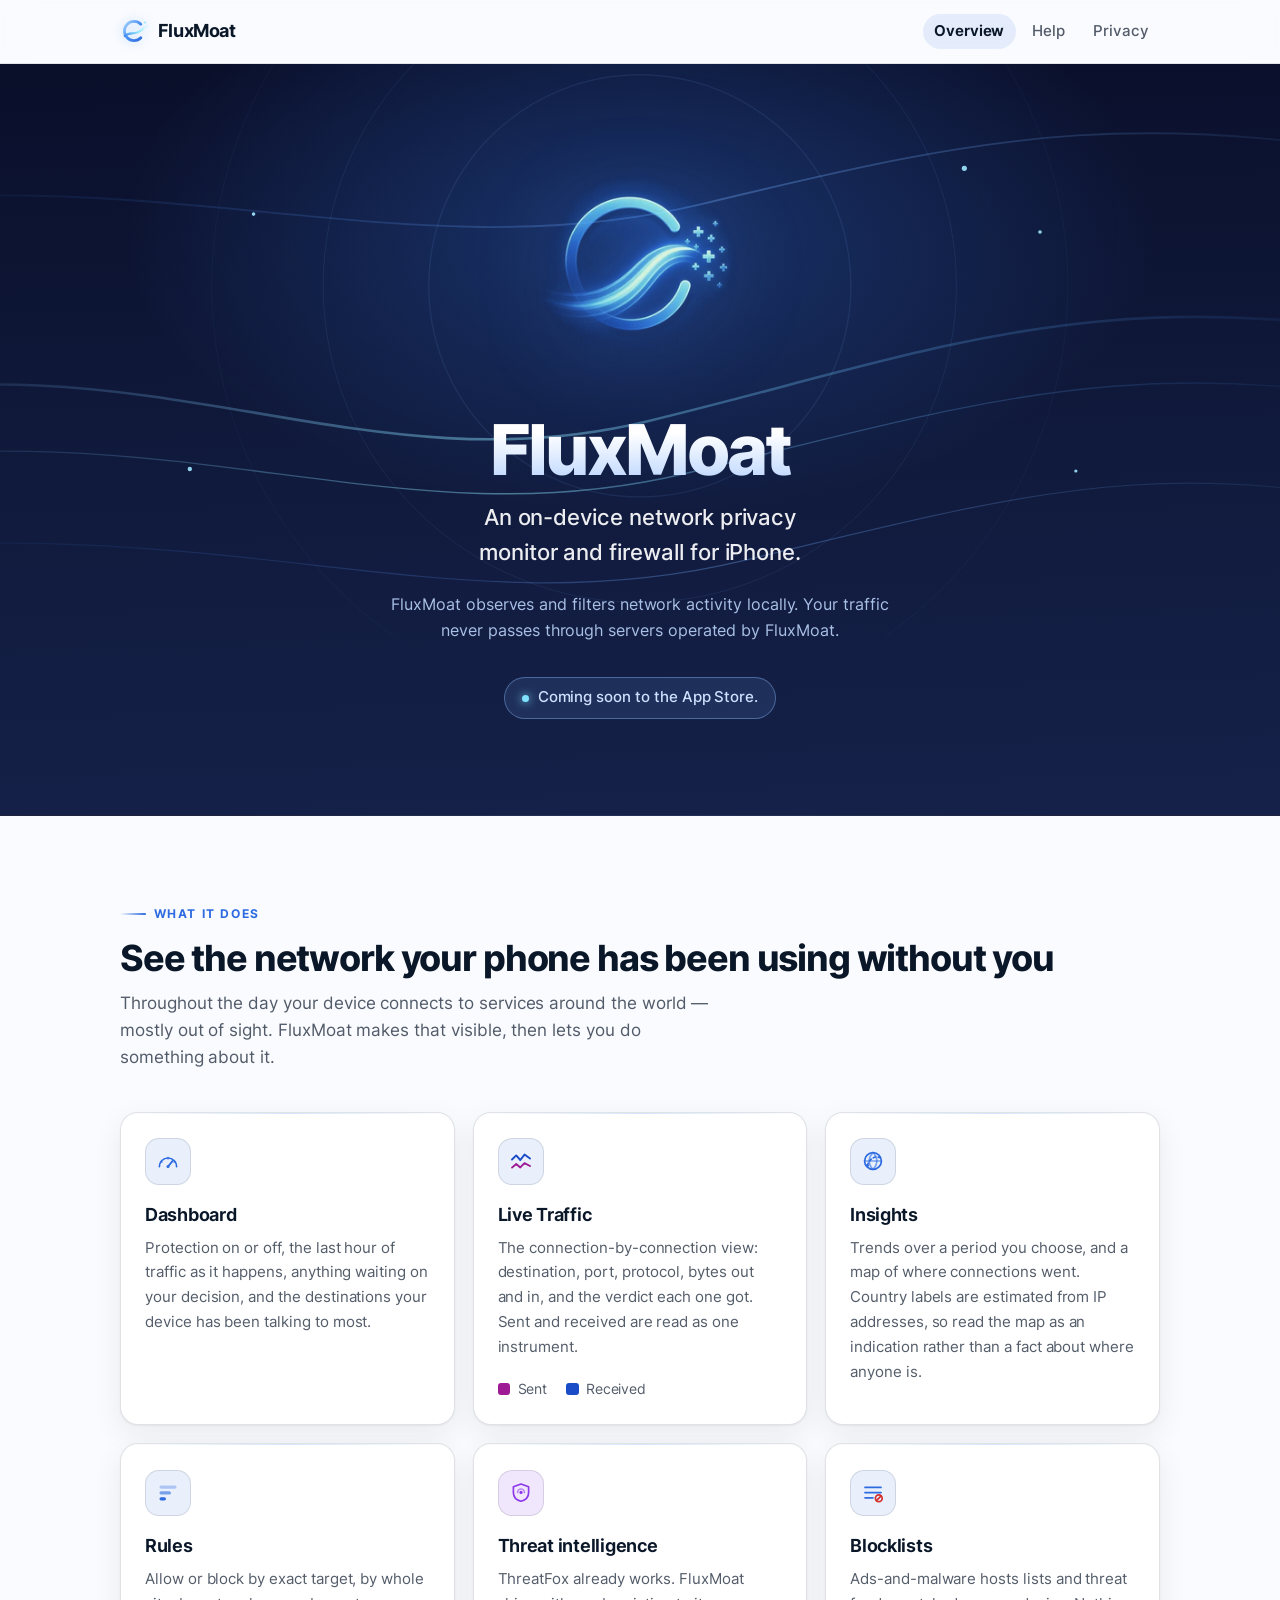
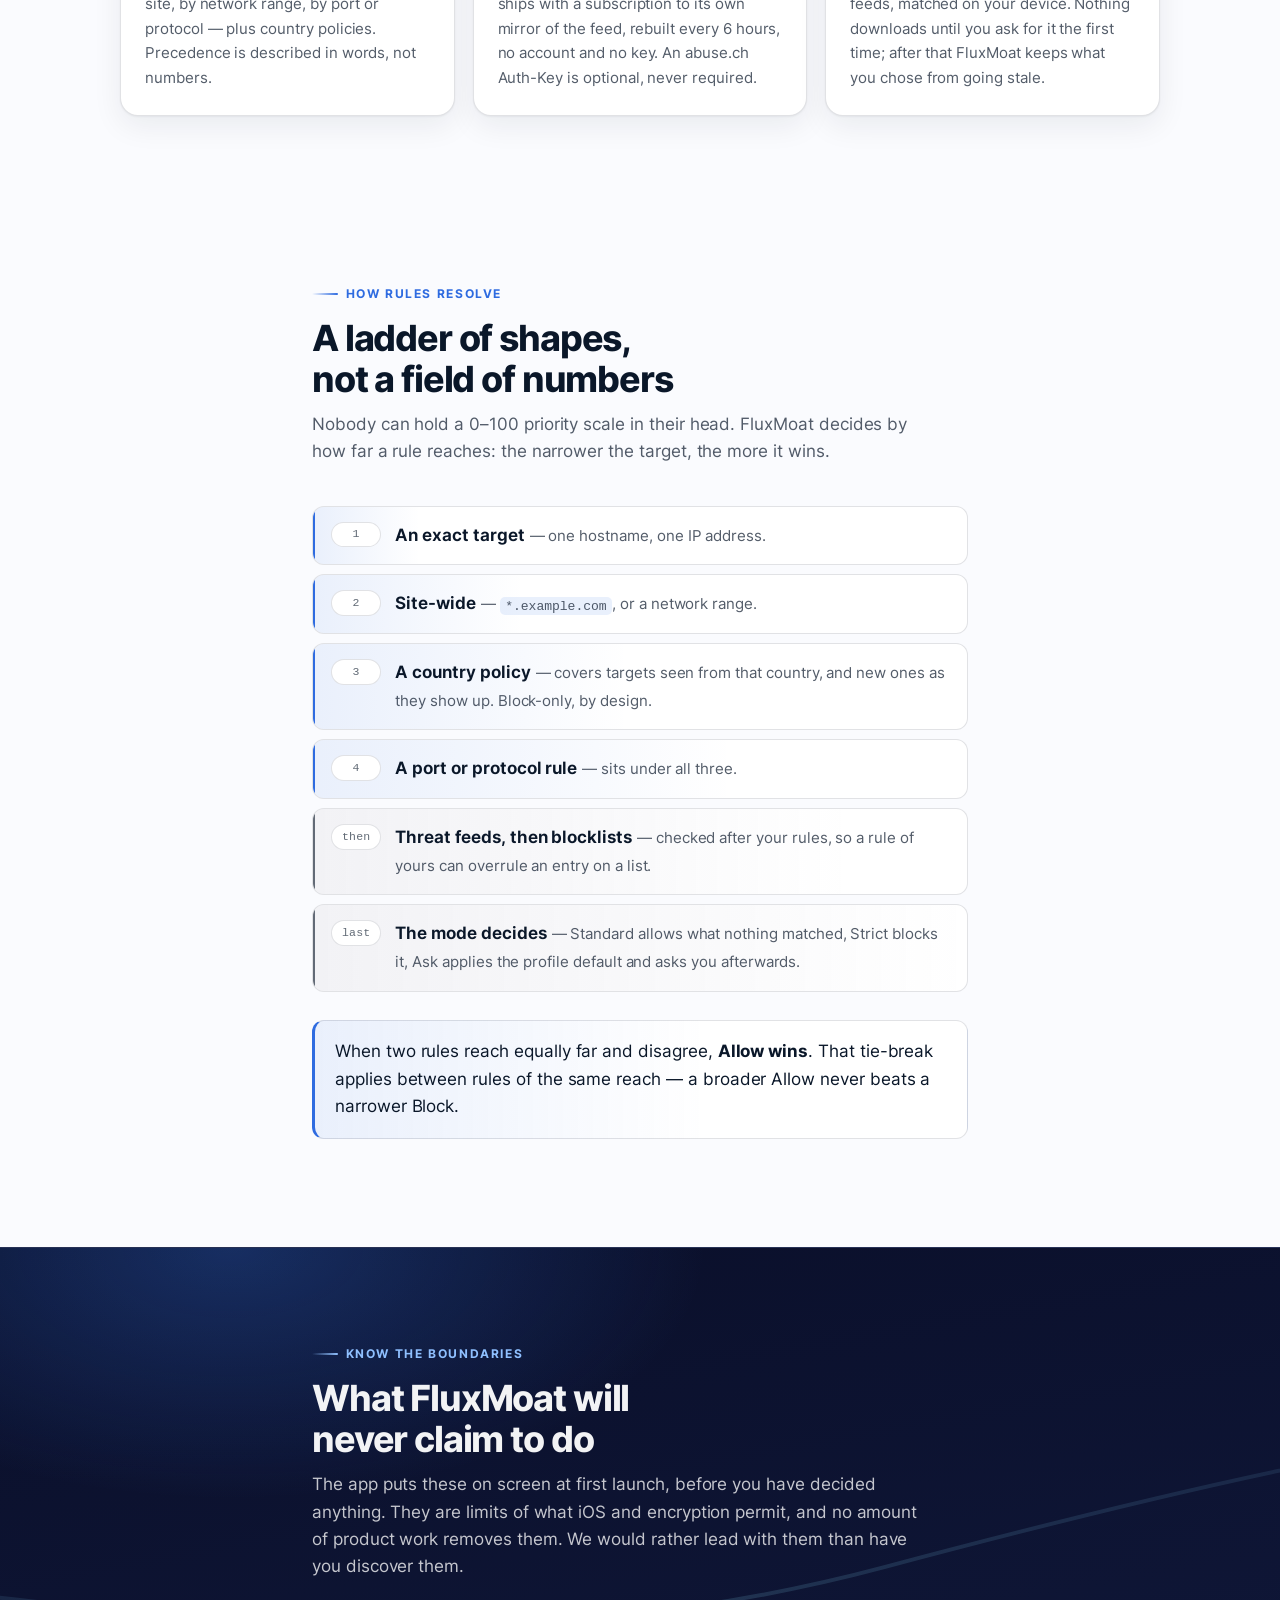
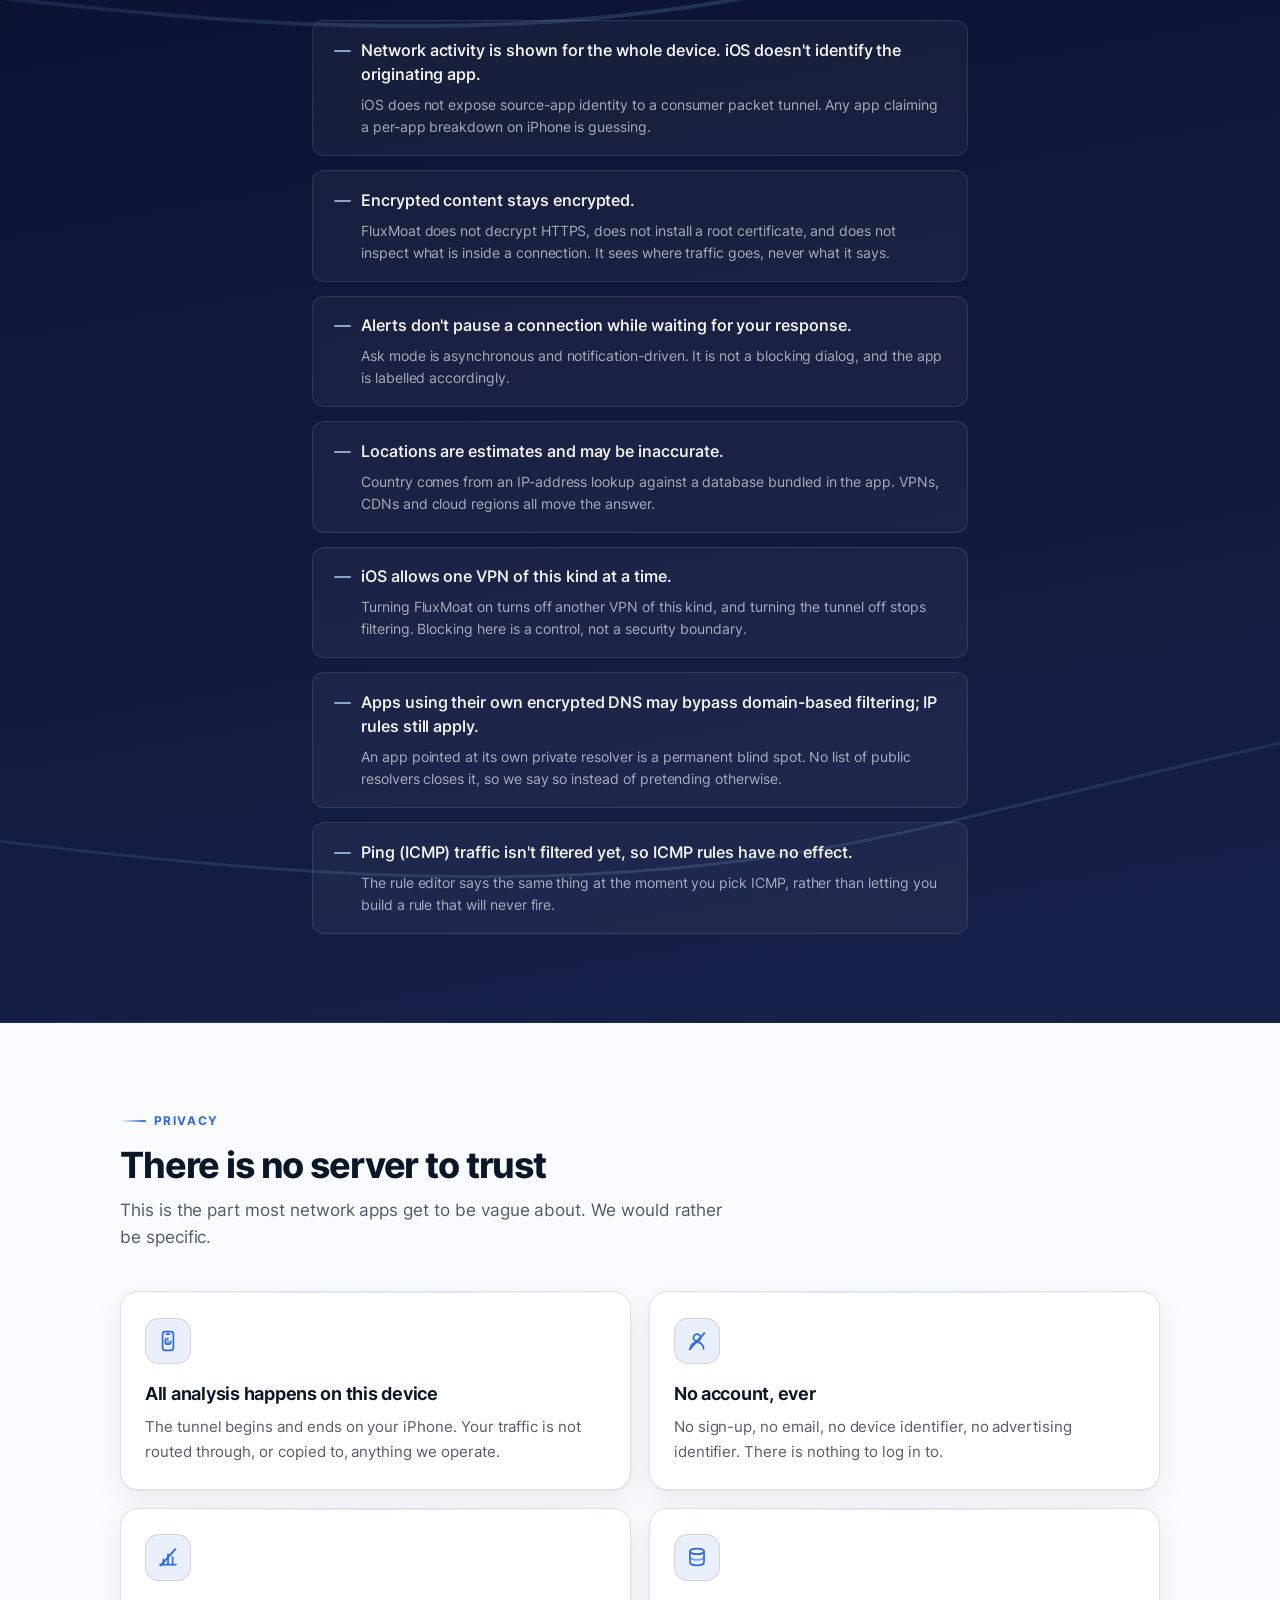
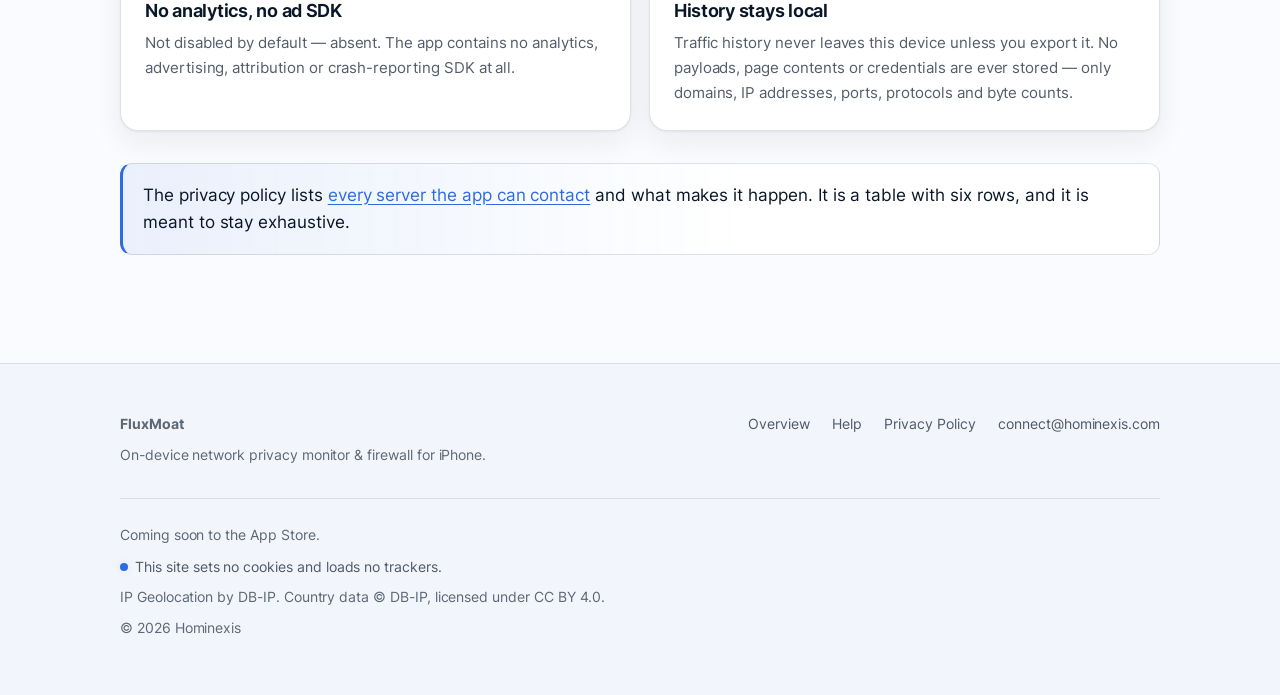
<file: index.html>
<!doctype html>
<html lang="en">
<head>
<meta charset="utf-8">
<meta name="viewport" content="width=device-width, initial-scale=1">
<title>FluxMoat — on-device network privacy monitor &amp; firewall for iPhone</title>
<meta name="description" content="FluxMoat observes and filters network activity locally on your iPhone. Your traffic never passes through servers operated by FluxMoat. No accounts, no analytics, no data collection.">
<link rel="canonical" href="https://fluxmoat.hominexis.com/">
<meta name="theme-color" content="#0a0f2a">

<link rel="preload" href="assets/fonts/Inter-Variable.woff2" as="font" type="font/woff2" crossorigin>
<link rel="stylesheet" href="assets/site.css">

<link rel="icon" href="assets/brand/favicon-32.png" sizes="32x32" type="image/png">
<link rel="icon" href="assets/brand/favicon-48.png" sizes="48x48" type="image/png">
<link rel="apple-touch-icon" href="assets/brand/apple-touch-icon.png">

<meta property="og:type" content="website">
<meta property="og:site_name" content="FluxMoat">
<meta property="og:url" content="https://fluxmoat.hominexis.com/">
<meta property="og:title" content="FluxMoat — on-device network privacy monitor &amp; firewall for iPhone">
<meta property="og:description" content="FluxMoat observes and filters network activity locally on your iPhone. Your traffic never passes through servers operated by FluxMoat. No accounts, no analytics, no data collection.">
<meta property="og:image" content="https://fluxmoat.hominexis.com/assets/brand/og.png">
<meta property="og:image:width" content="1200">
<meta property="og:image:height" content="630">
<meta property="og:image:alt" content="FluxMoat">
<meta name="twitter:card" content="summary_large_image">
<meta name="twitter:title" content="FluxMoat — on-device network privacy monitor &amp; firewall for iPhone">
<meta name="twitter:description" content="FluxMoat observes and filters network activity locally on your iPhone. Your traffic never passes through servers operated by FluxMoat. No accounts, no analytics, no data collection.">
<meta name="twitter:image" content="https://fluxmoat.hominexis.com/assets/brand/og.png">
</head>
<body>

<a class="skip" href="#main">Skip to content</a>

<!-- The brand mark, drawn by hand from the logo: the open ring, the water
     running through the gap, and the light that comes off it. -->
<svg width="0" height="0" aria-hidden="true" focusable="false" style="position:absolute">
  <defs>
    <linearGradient id="fmRing" x1="0" y1="0" x2="1" y2="1">
      <stop offset="0" stop-color="#A9D6FF"/>
      <stop offset=".5" stop-color="#4B93F2"/>
      <stop offset="1" stop-color="#2E6BE0"/>
    </linearGradient>
    <linearGradient id="fmWave" x1="0" y1="1" x2="1" y2="0">
      <stop offset="0" stop-color="#3F86EE"/>
      <stop offset=".55" stop-color="#8FE9FF"/>
      <stop offset="1" stop-color="#E4F8FF"/>
    </linearGradient>
    <symbol id="fm-mark" viewBox="0 0 32 32">
      <path d="M23.8 8.2A11 11 0 1 0 23.8 23.8" fill="none" stroke="url(#fmRing)"
            stroke-width="3.2" stroke-linecap="round"/>
      <path d="M5.4 21.8C11.4 15.4 18.4 23.2 29.2 10.6" fill="none" stroke="url(#fmWave)"
            stroke-width="2.4" stroke-linecap="round"/>
      <circle cx="28.6" cy="6.4" r="1.15" fill="#8FE9FF"/>
      <circle cx="30.7" cy="10.2" r=".78" fill="#8FE9FF" opacity=".7"/>
    </symbol>
  </defs>
</svg>

<header class="site-head">
  <div class="wrap-wide">
    <a class="brand" href="index.html">
      <svg class="ring" width="28" height="28" viewBox="0 0 32 32" aria-hidden="true"><use href="#fm-mark"/></svg>
      FluxMoat
    </a>
    <nav class="nav">
      <a href="index.html" aria-current="page">Overview</a>
      <a href="help.html">Help</a>
      <a href="privacy.html">Privacy</a>
    </nav>
  </div>
</header>

<main id="main">

  <!-- ---------------- hero ---------------- -->
  <div class="hero night">
    <svg class="hero-flux" viewBox="0 0 1440 620" preserveAspectRatio="xMidYMid slice"
         aria-hidden="true" focusable="false">
      <defs>
        <linearGradient id="fx1" x1="0" y1="0" x2="1" y2="0">
          <stop offset="0" stop-color="#73ADFA" stop-opacity="0"/>
          <stop offset=".42" stop-color="#8FE9FF" stop-opacity=".5"/>
          <stop offset="1" stop-color="#2E6BE0" stop-opacity="0"/>
        </linearGradient>
        <linearGradient id="fx2" x1="0" y1="0" x2="1" y2="0">
          <stop offset="0" stop-color="#2E6BE0" stop-opacity="0"/>
          <stop offset=".55" stop-color="#73ADFA" stop-opacity=".38"/>
          <stop offset="1" stop-color="#73ADFA" stop-opacity="0"/>
        </linearGradient>
      </defs>
      <g fill="none" stroke="#7FB4F5" stroke-opacity=".11">
        <circle cx="720" cy="268" r="212" stroke-width="1.4"/>
        <circle cx="720" cy="268" r="318" stroke-width="1"/>
        <circle cx="720" cy="268" r="430" stroke-width="1" stroke-opacity=".06"/>
      </g>
      <g class="drift" fill="none">
        <path d="M-140 392C220 306 430 476 728 404S1200 250 1580 336"
              stroke="url(#fx1)" stroke-width="2.6"/>
        <path d="M-140 452C260 386 470 528 768 456S1240 322 1580 406"
              stroke="url(#fx1)" stroke-width="1.4"/>
      </g>
      <g class="drift-slow" fill="none">
        <path d="M-140 196C220 132 484 258 782 186S1226 84 1580 156"
              stroke="url(#fx2)" stroke-width="1.8"/>
        <path d="M-140 540C300 486 524 616 824 544S1266 428 1580 512"
              stroke="url(#fx2)" stroke-width="1.2"/>
      </g>
      <g fill="#9FE6FF">
        <circle class="twinkle" cx="1046" cy="150" r="2.6"/>
        <circle class="twinkle-b" cx="1122" cy="214" r="1.8"/>
        <circle class="twinkle" cx="332" cy="196" r="1.8"/>
        <circle class="twinkle-b" cx="268" cy="452" r="2.2"/>
        <circle class="twinkle" cx="1158" cy="454" r="1.6"/>
      </g>
    </svg>

    <div class="wrap">
      <picture class="hero-logo">
        <source type="image/webp"
                srcset="assets/brand/logo-256.webp 256w, assets/brand/logo-512.webp 512w"
                sizes="232px">
        <img src="assets/brand/logo-512.png" width="512" height="512" alt="FluxMoat"
             fetchpriority="high" decoding="async">
      </picture>

      <h1>FluxMoat</h1>
      <p class="tagline">An on-device network privacy monitor and firewall for iPhone.</p>
      <p class="sub">FluxMoat observes and filters network activity locally. Your traffic never
      passes through servers operated by FluxMoat.</p>
      <p><span class="soon">Coming soon to the App Store.</span></p>
    </div>
  </div>

  <!-- ---------------- features ---------------- -->
  <section>
    <div class="wrap-wide">
      <p class="eyebrow">What it does</p>
      <h2>See the network your phone has been using without you</h2>
      <p class="lede">Throughout the day your device connects to services around the world —
      mostly out of sight. FluxMoat makes that visible, then lets you do something about it.</p>

      <ul class="cards">
        <li class="card">
          <span class="card-icon" aria-hidden="true">
            <svg width="24" height="24" viewBox="0 0 24 24" fill="none" stroke="currentColor"
                 stroke-width="1.7" stroke-linecap="round">
              <path d="M3.4 17.6a8.6 8.6 0 1 1 17.2 0"/>
              <path d="M12 17.6 16.6 11.9"/>
              <circle cx="12" cy="17.6" r="1.5" fill="currentColor" stroke="none"/>
              <path d="M4.6 12.6 6 13.1M12 8.4v1.5M19.4 12.6 18 13.1" opacity=".55"/>
            </svg>
          </span>
          <h3>Dashboard</h3>
          <p>Protection on or off, the last hour of traffic as it happens, anything waiting on
          your decision, and the destinations your device has been talking to most.</p>
        </li>
        <li class="card">
          <span class="card-icon" aria-hidden="true">
            <svg width="24" height="24" viewBox="0 0 24 24" fill="none"
                 stroke-width="1.9" stroke-linecap="round" stroke-linejoin="round">
              <path d="M3 10.5 7.2 6.4l4.1 4.6 4.2-5.4L21 9.6" stroke="var(--received)"/>
              <path d="M3 18.6 7.2 15l4.1 3.4 4.2-4.2L21 17" stroke="var(--sent)"/>
            </svg>
          </span>
          <h3>Live Traffic</h3>
          <p>The connection-by-connection view: destination, port, protocol, bytes out and in,
          and the verdict each one got. Sent and received are read as one instrument.</p>
          <ul class="legend">
            <li><span class="swatch sw-sent"></span>Sent</li>
            <li><span class="swatch sw-received"></span>Received</li>
          </ul>
        </li>
        <li class="card">
          <span class="card-icon" aria-hidden="true">
            <svg width="24" height="24" viewBox="0 0 24 24" fill="none" stroke="currentColor"
                 stroke-width="1.7" stroke-linecap="round">
              <circle cx="12" cy="12" r="8.4"/>
              <path d="M3.6 12h16.8" opacity=".6"/>
              <path d="M12 3.6c2.5 2.4 3.8 5.3 3.8 8.4S14.5 18 12 20.4C9.5 18 8.2 15.1 8.2 12s1.3-6 3.8-8.4Z"
                    opacity=".6"/>
              <path d="M6.4 16.6C9 8.9 14.6 6.6 18.6 8.6" stroke-dasharray="2.4 2.6"/>
              <circle cx="6.4" cy="16.6" r="1.5" fill="currentColor" stroke="none"/>
            </svg>
          </span>
          <h3>Insights</h3>
          <p>Trends over a period you choose, and a map of where connections went. Country
          labels are estimated from IP addresses, so read the map as an indication rather
          than a fact about where anyone is.</p>
        </li>
        <li class="card">
          <span class="card-icon" aria-hidden="true">
            <svg width="24" height="24" viewBox="0 0 24 24" fill="none">
              <rect x="3.5" y="4.4" width="17" height="3.3" rx="1.65" fill="currentColor" opacity=".32"/>
              <rect x="3.5" y="10.3" width="11.5" height="3.3" rx="1.65" fill="currentColor" opacity=".6"/>
              <rect x="3.5" y="16.2" width="6.5" height="3.3" rx="1.65" fill="currentColor"/>
            </svg>
          </span>
          <h3>Rules</h3>
          <p>Allow or block by exact target, by whole site, by network range, by port or
          protocol — plus country policies. Precedence is described in words, not numbers.</p>
        </li>
        <li class="card">
          <span class="card-icon is-threat" aria-hidden="true">
            <svg width="24" height="24" viewBox="0 0 24 24" fill="none" stroke="currentColor"
                 stroke-width="1.7" stroke-linejoin="round">
              <path d="M12 3 19.6 5.8v5.9c0 4.2-3.1 7.3-7.6 8.5-4.5-1.2-7.6-4.3-7.6-8.5V5.8Z"/>
              <circle cx="12" cy="11.4" r="1.6" fill="currentColor" stroke="none"/>
              <path d="M8.6 11.4a3.4 3.4 0 0 1 6.8 0" opacity=".55" stroke-linecap="round"/>
            </svg>
          </span>
          <h3>Threat intelligence</h3>
          <p>ThreatFox already works. FluxMoat ships with a subscription to its own mirror of
          the feed, rebuilt every 6 hours, no account and no key. An abuse.ch Auth-Key is
          optional, never required.</p>
        </li>
        <li class="card">
          <span class="card-icon" aria-hidden="true">
            <svg width="24" height="24" viewBox="0 0 24 24" fill="none" stroke="currentColor"
                 stroke-width="1.7" stroke-linecap="round">
              <path d="M4 6.4h16M4 11.6h16M4 16.8h8"/>
              <circle cx="17.8" cy="17.2" r="3.4" stroke="var(--blocked)"/>
              <path d="M15.4 19.6 20.2 14.8" stroke="var(--blocked)"/>
            </svg>
          </span>
          <h3>Blocklists</h3>
          <p>Ads-and-malware hosts lists and threat feeds, matched on your device. Nothing
          downloads until you ask for it the first time; after that FluxMoat keeps what you
          chose from going stale.</p>
        </li>
      </ul>
    </div>
  </section>

  <!-- ---------------- the ladder ---------------- -->
  <section>
    <div class="wrap">
      <p class="eyebrow">How rules resolve</p>
      <h2>A ladder of shapes, not a field of numbers</h2>
      <p class="lede">Nobody can hold a 0&ndash;100 priority scale in their head. FluxMoat
      decides by how far a rule reaches: the narrower the target, the more it wins.</p>

      <ol class="ladder">
        <li>
          <span class="step">1</span>
          <span class="rung"><span class="what">An exact target</span>
          <span class="note">— one hostname, one IP address.</span></span>
        </li>
        <li>
          <span class="step">2</span>
          <span class="rung"><span class="what">Site-wide</span>
          <span class="note">— <code>*.example.com</code>, or a network range.</span></span>
        </li>
        <li>
          <span class="step">3</span>
          <span class="rung"><span class="what">A country policy</span>
          <span class="note">— covers targets seen from that country, and new ones as they show up. Block-only, by design.</span></span>
        </li>
        <li>
          <span class="step">4</span>
          <span class="rung"><span class="what">A port or protocol rule</span>
          <span class="note">— sits under all three.</span></span>
        </li>
        <li>
          <span class="step">then</span>
          <span class="rung"><span class="what">Threat feeds, then blocklists</span>
          <span class="note">— checked after your rules, so a rule of yours can overrule an entry on a list.</span></span>
        </li>
        <li>
          <span class="step">last</span>
          <span class="rung"><span class="what">The mode decides</span>
          <span class="note">— Standard allows what nothing matched, Strict blocks it, Ask applies the profile default and asks you afterwards.</span></span>
        </li>
      </ol>

      <div class="callout plain">
        <p>When two rules reach equally far and disagree, <strong>Allow wins</strong>. That tie-break
        applies between rules of the same reach — a broader Allow never beats a narrower Block.</p>
      </div>
    </div>
  </section>

  <!-- ---------------- honesty ---------------- -->
  <section class="band-night night">
    <svg class="band-flux" viewBox="0 0 1440 560" preserveAspectRatio="xMidYMid slice"
         aria-hidden="true" focusable="false">
      <defs>
        <linearGradient id="fx3" x1="0" y1="0" x2="1" y2="0">
          <stop offset="0" stop-color="#73ADFA" stop-opacity="0"/>
          <stop offset=".5" stop-color="#8FE9FF" stop-opacity=".3"/>
          <stop offset="1" stop-color="#73ADFA" stop-opacity="0"/>
        </linearGradient>
      </defs>
      <g class="drift-slow" fill="none" stroke="url(#fx3)">
        <path d="M-140 128C280 60 520 210 820 130S1240 40 1580 118" stroke-width="1.6"/>
        <path d="M-140 470C300 410 540 552 840 480S1260 372 1580 452" stroke-width="1.2"/>
      </g>
    </svg>

    <div class="wrap">
      <p class="eyebrow">Know the boundaries</p>
      <h2>What FluxMoat will never claim to do</h2>
      <p class="lede">The app puts these on screen at first launch, before you have decided
      anything. They are limits of what iOS and encryption permit, and no amount of product
      work removes them. We would rather lead with them than have you discover them.</p>

      <ul class="honesty">
        <li>Network activity is shown for the whole device. iOS doesn't identify the originating app.
          <span class="why">iOS does not expose source-app identity to a consumer packet tunnel. Any app claiming a per-app breakdown on iPhone is guessing.</span></li>
        <li>Encrypted content stays encrypted.
          <span class="why">FluxMoat does not decrypt HTTPS, does not install a root certificate, and does not inspect what is inside a connection. It sees where traffic goes, never what it says.</span></li>
        <li>Alerts don't pause a connection while waiting for your response.
          <span class="why">Ask mode is asynchronous and notification-driven. It is not a blocking dialog, and the app is labelled accordingly.</span></li>
        <li>Locations are estimates and may be inaccurate.
          <span class="why">Country comes from an IP-address lookup against a database bundled in the app. VPNs, CDNs and cloud regions all move the answer.</span></li>
        <li>iOS allows one VPN of this kind at a time.
          <span class="why">Turning FluxMoat on turns off another VPN of this kind, and turning the tunnel off stops filtering. Blocking here is a control, not a security boundary.</span></li>
        <li>Apps using their own encrypted DNS may bypass domain-based filtering; IP rules still apply.
          <span class="why">An app pointed at its own private resolver is a permanent blind spot. No list of public resolvers closes it, so we say so instead of pretending otherwise.</span></li>
        <li>Ping (ICMP) traffic isn't filtered yet, so ICMP rules have no effect.
          <span class="why">The rule editor says the same thing at the moment you pick ICMP, rather than letting you build a rule that will never fire.</span></li>
      </ul>
    </div>
  </section>

  <!-- ---------------- privacy ---------------- -->
  <section>
    <div class="wrap-wide">
      <p class="eyebrow">Privacy</p>
      <h2>There is no server to trust</h2>
      <p class="lede">This is the part most network apps get to be vague about. We would rather
      be specific.</p>

      <ul class="cards pair">
        <li class="card">
          <span class="card-icon" aria-hidden="true">
            <svg width="24" height="24" viewBox="0 0 24 24" fill="none" stroke="currentColor"
                 stroke-width="1.7" stroke-linecap="round">
              <rect x="6.6" y="2.6" width="10.8" height="18.8" rx="2.6"/>
              <path d="M10.6 5.2h2.8"/>
              <path d="M14.8 12.4a2.8 2.8 0 1 1-2.8-2.8"/>
              <circle cx="12" cy="12.4" r="1" fill="currentColor" stroke="none"/>
            </svg>
          </span>
          <h3>All analysis happens on this device</h3>
          <p>The tunnel begins and ends on your iPhone. Your traffic is not routed through, or
          copied to, anything we operate.</p>
        </li>
        <li class="card">
          <span class="card-icon" aria-hidden="true">
            <svg width="24" height="24" viewBox="0 0 24 24" fill="none" stroke="currentColor"
                 stroke-width="1.7" stroke-linecap="round">
              <circle cx="12" cy="8.6" r="3.5"/>
              <path d="M5.4 19.8a6.6 6.6 0 0 1 13.2 0"/>
              <path d="M4.6 20.4 19.4 4.2" stroke-width="1.9"/>
            </svg>
          </span>
          <h3>No account, ever</h3>
          <p>No sign-up, no email, no device identifier, no advertising identifier. There is
          nothing to log in to.</p>
        </li>
        <li class="card">
          <span class="card-icon" aria-hidden="true">
            <svg width="24" height="24" viewBox="0 0 24 24" fill="none" stroke="currentColor"
                 stroke-width="1.7" stroke-linecap="round">
              <path d="M4 19.6h16"/>
              <path d="M7.4 19.6v-5.2M12 19.6V9.2M16.6 19.6v-7.4"/>
              <path d="M4.6 20.4 19.4 4.2" stroke-width="1.9"/>
            </svg>
          </span>
          <h3>No analytics, no ad SDK</h3>
          <p>Not disabled by default — absent. The app contains no analytics, advertising,
          attribution or crash-reporting SDK at all.</p>
        </li>
        <li class="card">
          <span class="card-icon" aria-hidden="true">
            <svg width="24" height="24" viewBox="0 0 24 24" fill="none" stroke="currentColor"
                 stroke-width="1.7" stroke-linecap="round">
              <ellipse cx="12" cy="6.4" rx="7" ry="2.8"/>
              <path d="M5 6.4v11.2c0 1.55 3.13 2.8 7 2.8s7-1.25 7-2.8V6.4"/>
              <path d="M5 12c0 1.55 3.13 2.8 7 2.8s7-1.25 7-2.8" opacity=".6"/>
            </svg>
          </span>
          <h3>History stays local</h3>
          <p>Traffic history never leaves this device unless you export it. No payloads, page
          contents or credentials are ever stored — only domains, IP addresses, ports,
          protocols and byte counts.</p>
        </li>
      </ul>

      <div class="callout plain" style="margin-top:2rem">
        <p>The privacy policy lists <a href="privacy.html#endpoints">every
        server the app can contact</a> and what makes it happen. It is a table with six rows, and
        it is meant to stay exhaustive.</p>
      </div>
    </div>
  </section>

</main>

<footer class="site-foot">
  <div class="wrap-wide">
    <div class="cols">
      <div>
        <p class="fine"><strong>FluxMoat</strong></p>
        <p class="fine">On-device network privacy monitor &amp; firewall for iPhone.</p>
      </div>
      <div class="links">
        <a href="index.html">Overview</a>
        <a href="help.html">Help</a>
        <a href="privacy.html">Privacy Policy</a>
        <a href="mailto:connect@hominexis.com">connect@hominexis.com</a>
      </div>
    </div>
    <div class="foot-legal">
      <p class="fine">Coming soon to the App Store.</p>
      <p class="fine"><span class="no-track">This site sets no cookies and loads no trackers.</span></p>
      <p class="fine">IP Geolocation by DB-IP. Country data &copy; DB-IP, licensed under CC BY 4.0.</p>
      <p class="fine">&copy; 2026 Hominexis</p>
    </div>
  </div>
</footer>

</body>
</html>
</file>
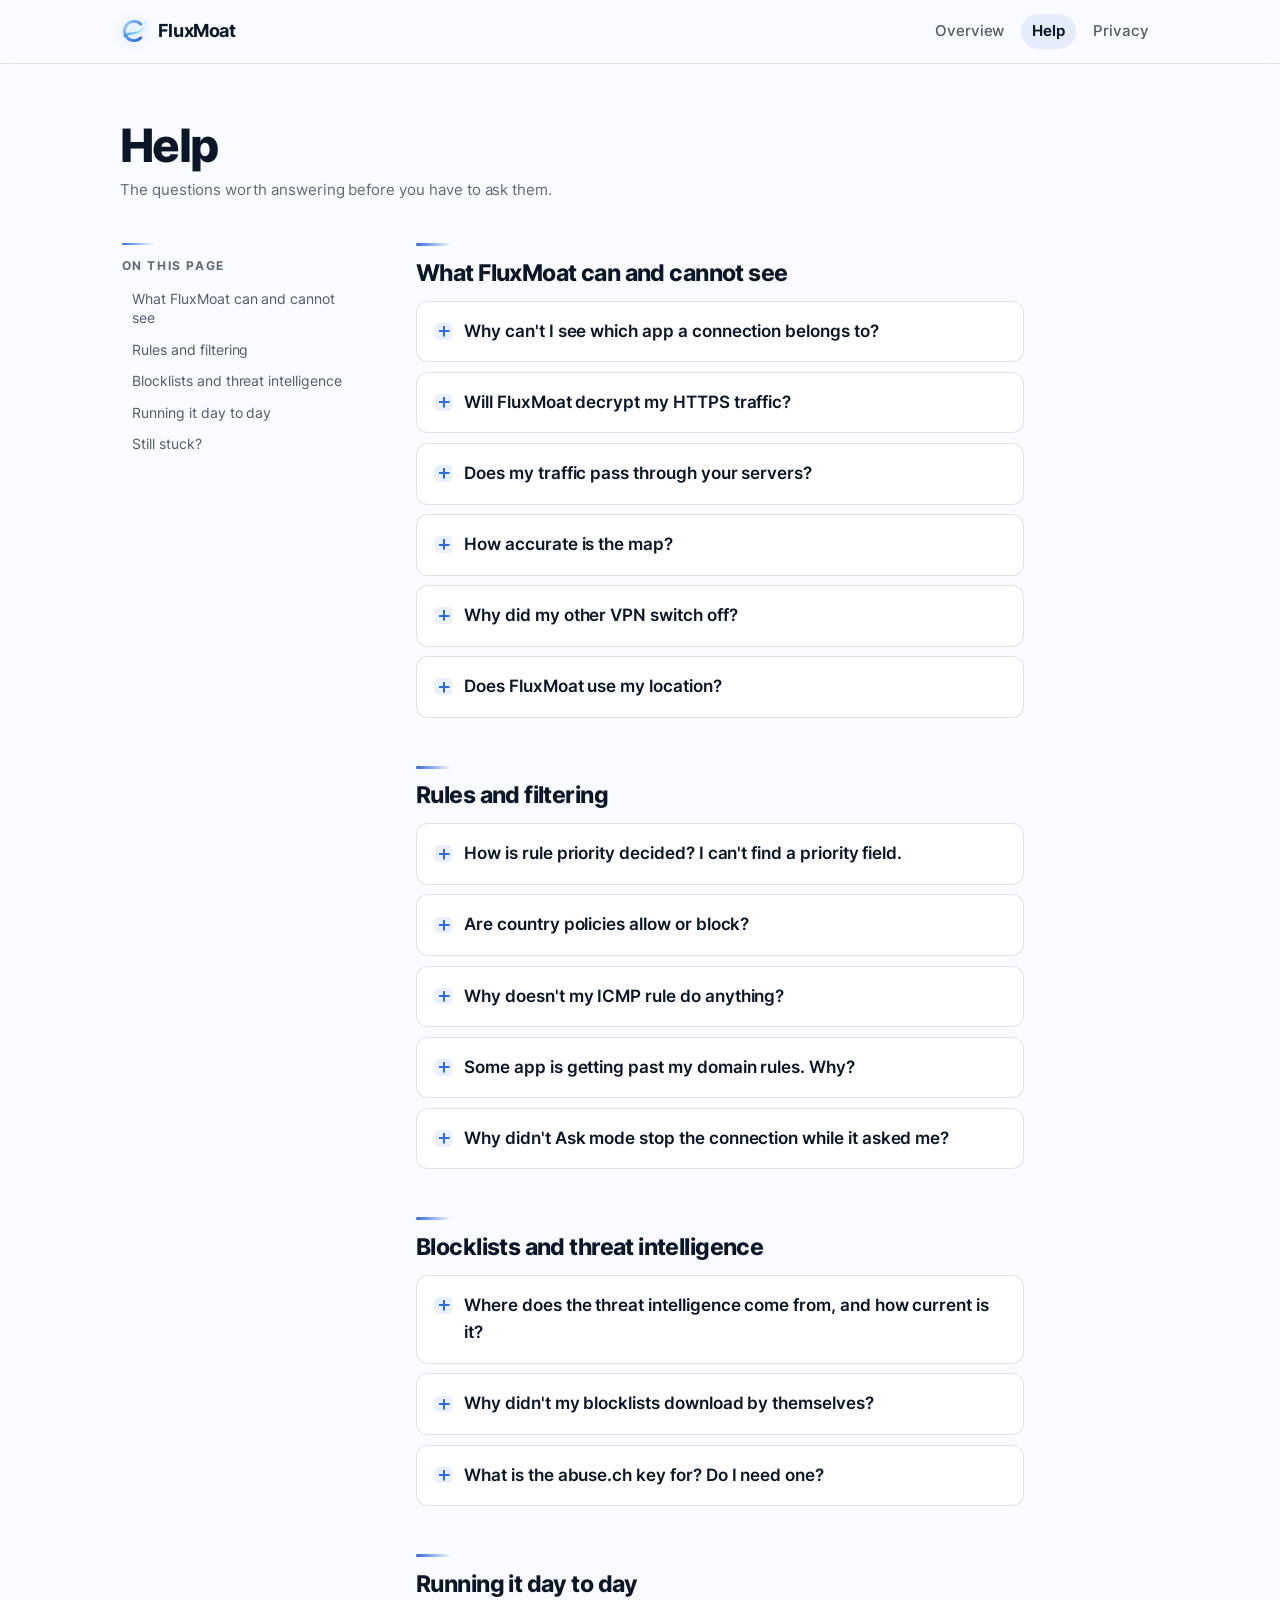
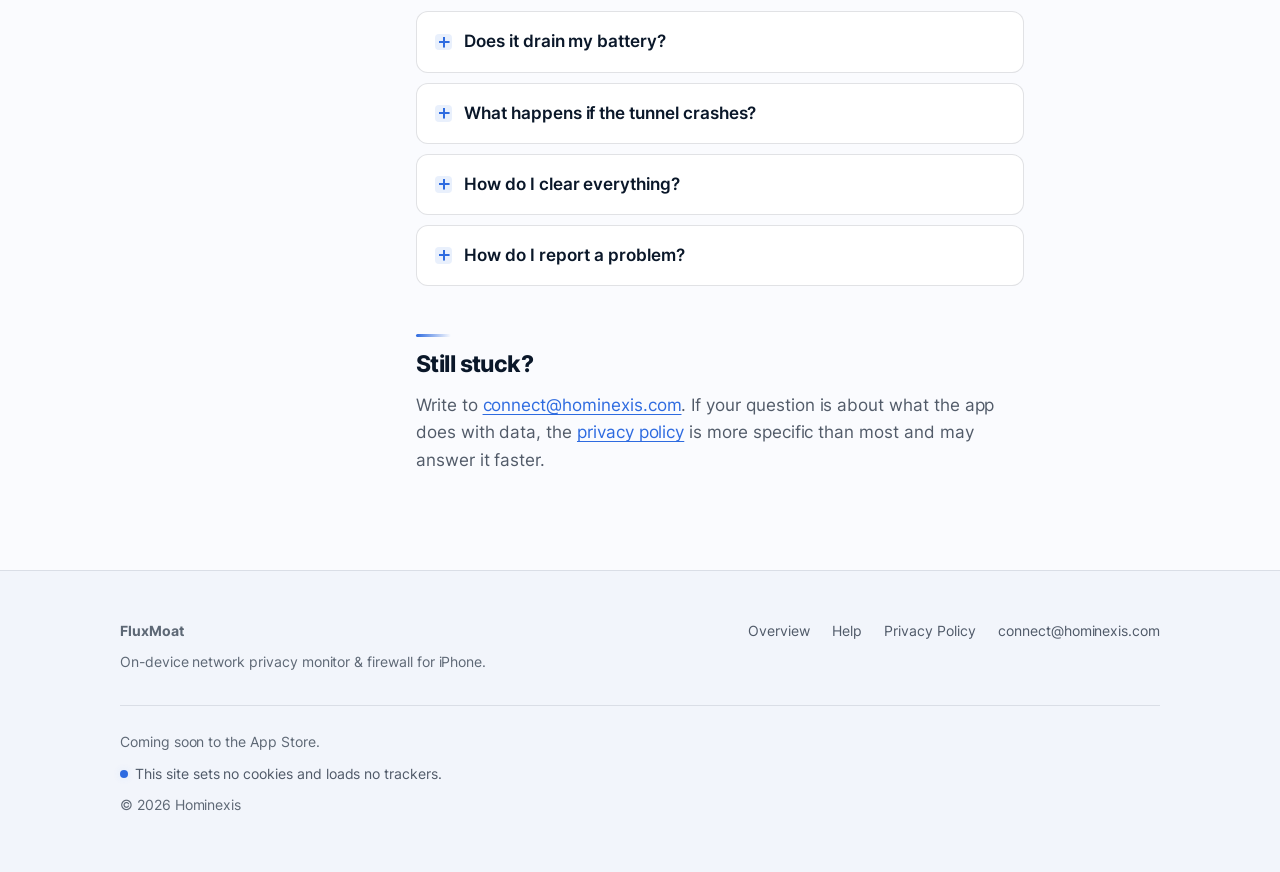
<file: help.html>
<!doctype html>
<html lang="en">
<head>
<meta charset="utf-8">
<meta name="viewport" content="width=device-width, initial-scale=1">
<title>Help — FluxMoat</title>
<meta name="description" content="Answers to the questions FluxMoat gets asked most: per-app traffic, HTTPS, where traffic goes, rule precedence, threat feeds, battery, and clearing your data.">
<link rel="canonical" href="https://fluxmoat.hominexis.com/help.html">
<meta name="theme-color" content="#0a0f2a">

<link rel="preload" href="assets/fonts/Inter-Variable.woff2" as="font" type="font/woff2" crossorigin>
<link rel="stylesheet" href="assets/site.css">

<link rel="icon" href="assets/brand/favicon-32.png" sizes="32x32" type="image/png">
<link rel="icon" href="assets/brand/favicon-48.png" sizes="48x48" type="image/png">
<link rel="apple-touch-icon" href="assets/brand/apple-touch-icon.png">

<meta property="og:type" content="article">
<meta property="og:site_name" content="FluxMoat">
<meta property="og:url" content="https://fluxmoat.hominexis.com/help.html">
<meta property="og:title" content="Help — FluxMoat">
<meta property="og:description" content="Answers to the questions FluxMoat gets asked most: per-app traffic, HTTPS, where traffic goes, rule precedence, threat feeds, battery, and clearing your data.">
<meta property="og:image" content="https://fluxmoat.hominexis.com/assets/brand/og.png">
<meta property="og:image:width" content="1200">
<meta property="og:image:height" content="630">
<meta property="og:image:alt" content="FluxMoat">
<meta name="twitter:card" content="summary_large_image">
<meta name="twitter:title" content="Help — FluxMoat">
<meta name="twitter:description" content="Answers to the questions FluxMoat gets asked most: per-app traffic, HTTPS, where traffic goes, rule precedence, threat feeds, battery, and clearing your data.">
<meta name="twitter:image" content="https://fluxmoat.hominexis.com/assets/brand/og.png">
</head>
<body>

<a class="skip" href="#main">Skip to content</a>

<svg width="0" height="0" aria-hidden="true" focusable="false" style="position:absolute">
  <defs>
    <linearGradient id="fmRing" x1="0" y1="0" x2="1" y2="1">
      <stop offset="0" stop-color="#A9D6FF"/>
      <stop offset=".5" stop-color="#4B93F2"/>
      <stop offset="1" stop-color="#2E6BE0"/>
    </linearGradient>
    <linearGradient id="fmWave" x1="0" y1="1" x2="1" y2="0">
      <stop offset="0" stop-color="#3F86EE"/>
      <stop offset=".55" stop-color="#8FE9FF"/>
      <stop offset="1" stop-color="#E4F8FF"/>
    </linearGradient>
    <symbol id="fm-mark" viewBox="0 0 32 32">
      <path d="M23.8 8.2A11 11 0 1 0 23.8 23.8" fill="none" stroke="url(#fmRing)"
            stroke-width="3.2" stroke-linecap="round"/>
      <path d="M5.4 21.8C11.4 15.4 18.4 23.2 29.2 10.6" fill="none" stroke="url(#fmWave)"
            stroke-width="2.4" stroke-linecap="round"/>
      <circle cx="28.6" cy="6.4" r="1.15" fill="#8FE9FF"/>
      <circle cx="30.7" cy="10.2" r=".78" fill="#8FE9FF" opacity=".7"/>
    </symbol>
  </defs>
</svg>

<header class="site-head">
  <div class="wrap-wide">
    <a class="brand" href="index.html">
      <svg class="ring" width="28" height="28" viewBox="0 0 32 32" aria-hidden="true"><use href="#fm-mark"/></svg>
      FluxMoat
    </a>
    <nav class="nav">
      <a href="index.html">Overview</a>
      <a href="help.html" aria-current="page">Help</a>
      <a href="privacy.html">Privacy</a>
    </nav>
  </div>
</header>

<main id="main" class="prose">
<div class="wrap-wide">

  <div class="page-head">
    <h1>Help</h1>
    <p class="meta">The questions worth answering before you have to ask them.</p>
  </div>

  <div class="doc">

    <nav class="toc" aria-label="On this page">
      <h2>On this page</h2>
      <ol>
        <li><a href="#see">What FluxMoat can and cannot see</a></li>
        <li><a href="#rules">Rules and filtering</a></li>
        <li><a href="#lists">Blocklists and threat intelligence</a></li>
        <li><a href="#day">Running it day to day</a></li>
        <li><a href="#stuck">Still stuck?</a></li>
      </ol>
    </nav>

    <div class="doc-body">

      <h2 id="see">What FluxMoat can and cannot see</h2>

      <div class="faq">

        <details>
          <summary>Why can't I see which app a connection belongs to?</summary>
          <div class="answer">
            <p>Because iOS does not tell us. Network activity is shown for the whole device;
            iOS doesn't identify the originating app.</p>
            <p>A consumer packet tunnel on iPhone receives packets, not process identities.
            There is no API that maps a connection back to the app that opened it, and no
            clever workaround that produces a trustworthy answer. Anything on iOS claiming a
            confident per-app breakdown is inferring it from destination names — which is a
            guess, and wrong often enough to matter.</p>
            <p>What you can do is read the destinations. In practice a handful of domains
            identify a service unambiguously, and Live Traffic groups by target so the pattern
            is usually legible even without app names.</p>
          </div>
        </details>

        <details>
          <summary>Will FluxMoat decrypt my HTTPS traffic?</summary>
          <div class="answer">
            <p>No — and it cannot. Encrypted content stays encrypted.</p>
            <p>FluxMoat does not install a root certificate, does not run a TLS intercepting
            proxy, and never asks you to trust a profile that would let it read inside your
            connections. It works from what is visible on the outside of a connection:
            destination address, hostname where DNS revealed one, port, protocol, and byte
            counts.</p>
            <p>This is a deliberate limit, not a missing feature. An app that could read your
            encrypted traffic would be a far larger risk to you than the traffic it was
            inspecting.</p>
          </div>
        </details>

        <details>
          <summary>Does my traffic pass through your servers?</summary>
          <div class="answer">
            <p>No. FluxMoat observes and filters network activity locally. Your traffic never
            passes through servers operated by FluxMoat.</p>
            <p>The VPN profile FluxMoat asks iOS to install is not a remote VPN. It is a local
            tunnel: iOS hands packets to an extension running on your own iPhone, that
            extension inspects and forwards them, and they go straight to their original
            destination. Nothing is relayed to us. There is no server of ours in the path
            because there is no server of ours at all.</p>
            <p>The only things FluxMoat downloads are blocklists, and the complete list of
            where those come from is in the <a href="privacy.html#endpoints">privacy
            policy</a>.</p>
          </div>
        </details>

        <details>
          <summary>How accurate is the map?</summary>
          <div class="answer">
            <p>Treat it as an estimate. Locations are estimates and may be inaccurate.</p>
            <p>Country labels come from looking up the remote IP address in a database bundled
            inside the app. That is a reasonable guess about where an address is registered,
            which is not the same as where a server sits or where a company is. A CDN edge, a
            cloud region, a corporate VPN, or a stale registry entry will all move the answer.</p>
            <p>It is genuinely useful for spotting that your phone talks to a country you did
            not expect. It is not evidence of where anybody is.</p>
          </div>
        </details>

        <details>
          <summary>Why did my other VPN switch off?</summary>
          <div class="answer">
            <p>iOS allows one VPN of this kind at a time. Turning FluxMoat on turns the other
            one off, and turning the other one on turns FluxMoat off. This is enforced by iOS
            and no app can work around it.</p>
            <p>The same fact has a consequence worth stating plainly: blocking in FluxMoat is a
            control, not a security boundary. Turning the tunnel off stops the filtering.</p>
          </div>
        </details>

        <details>
          <summary>Does FluxMoat use my location?</summary>
          <div class="answer">
            <p>In one place only. The world map draws lines from roughly where you are to
            roughly where each connection went, and it needs a rough origin to do that. The
            first time you open Insights &rarr; Map, iOS asks for when-in-use location at
            <em>reduced</em> (city-level) accuracy.</p>
            <p>That coordinate stays in memory while the map is open. It is never saved,
            logged, attached to a connection record, or transmitted. If you decline, the map
            drops the origin lines and carries on; nothing else changes and you are not asked
            again.</p>
            <p>Reading your Wi-Fi network name for Wi-Fi automation is separate and does not
            use location access.</p>
          </div>
        </details>

      </div>

      <h2 id="rules">Rules and filtering</h2>

      <div class="faq">

        <details>
          <summary>How is rule priority decided? I can't find a priority field.</summary>
          <div class="answer">
            <p>There isn't one, on purpose. FluxMoat decides by how far a rule reaches, not by a
            number you assign. The narrower the target, the more it wins:</p>
            <ol>
              <li>A rule for an <strong>exact target</strong> — one hostname, one IP.</li>
              <li>Beats a <strong>site-wide</strong> rule — <code>*.example.com</code>, or a
              network range.</li>
              <li>Which beats a <strong>country policy</strong>.</li>
              <li>And a <strong>port or protocol</strong> rule sits under all three.</li>
            </ol>
            <p>When two rules reach equally far and disagree, Allow wins. That tie-break is
            between rules of the same reach — a broad Allow never overrides a narrow Block.</p>
            <p>Your rules, country policies included, are checked <em>before</em> threat feeds
            and blocklists, so a rule of yours can overrule a list entry. Whatever none of them
            matched is left to the mode: Standard allows it, Strict blocks it, Ask applies the
            current profile's default and asks you afterwards.</p>
            <p>Earlier versions had a 0&ndash;100 priority stepper. It was removed, and the
            removal is the feature — "Site-wide" tells you a rule for one host inside it will
            win, where "Priority 10" told you nothing unless you already knew what every other
            rule was sitting on.</p>
          </div>
        </details>

        <details>
          <summary>Are country policies allow or block?</summary>
          <div class="answer">
            <p>Block only. A country policy covers targets seen from that country, and new ones
            as they show up. There is deliberately no allow direction — a country-wide allow
            would be a very broad statement built on an IP-address estimate, which is not a
            foundation worth putting an allow on.</p>
            <p>A target's own rule still wins over the country policy.</p>
          </div>
        </details>

        <details>
          <summary>Why doesn't my ICMP rule do anything?</summary>
          <div class="answer">
            <p>Ping (ICMP) traffic isn't filtered yet, so ICMP rules have no effect. The rule
            editor says so at the moment you pick ICMP, rather than letting you build a rule
            and wonder later why it never fires.</p>
          </div>
        </details>

        <details>
          <summary>Some app is getting past my domain rules. Why?</summary>
          <div class="answer">
            <p>Most likely it resolves its own names. Apps using their own encrypted DNS may
            bypass domain-based filtering; IP rules still apply.</p>
            <p>If an app ships its own DNS-over-HTTPS client pointed at its own endpoint, its
            lookups never pass through anything FluxMoat can read, so there is no hostname to
            match a domain rule against. Settings has a "Block other encrypted DNS" switch that
            closes the common cases by blocking known public resolver endpoints, but an app
            aimed at a private endpoint of its own is a permanent blind spot and no list of
            public resolvers can close it. Blocking by IP address or range still works, because
            the packets still have to go somewhere.</p>
          </div>
        </details>

        <details>
          <summary>Why didn't Ask mode stop the connection while it asked me?</summary>
          <div class="answer">
            <p>Alerts don't pause a connection while waiting for your response. Ask mode is
            asynchronous and notification-driven: the connection is handled by the current
            profile's default, you are asked afterwards, and your answer shapes what happens
            next time.</p>
            <p>This is not the desktop-style blocking dialog some firewalls use. iOS does not
            let a packet tunnel hold a connection open waiting on a human, so the app is
            labelled for what it actually does.</p>
          </div>
        </details>

      </div>

      <h2 id="lists">Blocklists and threat intelligence</h2>

      <div class="faq">

        <details>
          <summary>Where does the threat intelligence come from, and how current is it?</summary>
          <div class="answer">
            <p>ThreatFox already works out of the box. FluxMoat ships with a subscription to its
            own mirror of the feed, rebuilt every 6 hours, no account and no key.</p>
            <p>The indicators come from <a href="https://threatfox.abuse.ch/">abuse.ch
            ThreatFox</a> and are released under CC0 1.0. Our mirror republishes the domain and
            IP indicators a packet tunnel can actually act on, filtered to what is still current.
            It is an unofficial third-party mirror and is not operated, endorsed, or supported by
            abuse.ch — problems with the mirror belong with us, not with them.</p>
            <p>On your phone, enabled lists refresh themselves when you open the app — checked
            every few hours at most, and left alone on Low Data Mode. A new subscription waits
            for your first Update.</p>
          </div>
        </details>

        <details>
          <summary>Why didn't my blocklists download by themselves?</summary>
          <div class="answer">
            <p>Because the first download is always your decision. FluxMoat arrives with a few
            subscriptions listed, but nothing is fetched until you tap Update on one — a
            blocklist nobody asked for should never appear out of a silent fetch.</p>
            <p>Once you have downloaded a list, keeping it fresh is maintenance of a choice you
            already made, so the app does that part for you.</p>
          </div>
        </details>

        <details>
          <summary>What is the abuse.ch key for? Do I need one?</summary>
          <div class="answer">
            <p>You do not need one. It is optional and the app is fully functional without it.</p>
            <p>A free abuse.ch Auth-Key lets you pull ThreatFox and URLhaus straight from
            abuse.ch as a "JSON manifest" blocklist, which updates sooner than our mirror. If you
            want that, you paste the key into Settings &rarr; Threat intelligence. The key is
            stored in the Keychain and only ever sent to abuse.ch. The app checks a
            subscription's host before it will attach the key, so it cannot leak to a
            third-party list URL. It is never included in a diagnostic report and never syncs to
            iCloud.</p>
          </div>
        </details>

      </div>

      <h2 id="day">Running it day to day</h2>

      <div class="faq">

        <details>
          <summary>Does it drain my battery?</summary>
          <div class="answer">
            <p>Honest answer: it costs what an always-on local tunnel costs, and we are not going
            to pretend that is nothing.</p>
            <p>Every packet your device sends or receives passes through an extension running on
            the phone, which is real work that would not otherwise happen. Against that, FluxMoat
            does no continuous networking of its own — no telemetry, no polling, no uploads — and
            list refreshes are throttled to a few hours at most and skipped entirely on Low Data
            Mode. The heavy matching runs against in-memory structures built once when rules
            change, not per packet from disk.</p>
            <p>We would rather publish a measured figure than an adjective, and we do not have one
            we would stand behind yet. iOS Settings &rarr; Battery will show you FluxMoat's actual
            share on your device and your usage, which is the number that matters anyway.</p>
          </div>
        </details>

        <details>
          <summary>What happens if the tunnel crashes?</summary>
          <div class="answer">
            <p>It fails open. If the extension stops or rules fail to load, connectivity is
            restored rather than blocked, and you are told about it. A privacy tool that silently
            takes your phone offline is a worse outcome than one that stops filtering, so that is
            the trade it makes.</p>
          </div>
        </details>

        <details>
          <summary>How do I clear everything?</summary>
          <div class="answer">
            <p>There are two separate one-tap actions, kept separate on purpose so neither one
            surprises you:</p>
            <ul>
              <li><strong>Settings &rarr; Data</strong> clears traffic history. You can also pick
              how long history is kept at all — 7 days, 30 days, 90 days, 6 months or 12 months,
              with 30 days the default. Choosing a shorter period deletes the excess immediately.
              Export produces a CSV containing the same fields shown in Live Traffic.</li>
              <li><strong>Settings &rarr; Reset</strong> erases configuration: the rules, lists
              and preferences you have set up on this device. Traffic history is kept — that has
              its own button under Data.</li>
            </ul>
            <p>Before either runs, the app shows an itemised list of exactly what will be cleared
            and what will be kept. Deleting the app removes all of it regardless.</p>
          </div>
        </details>

        <details>
          <summary>How do I report a problem?</summary>
          <div class="answer">
            <p>Settings &rarr; <strong>Report a problem</strong> builds a short summary of your
            install — your settings and how many rules and lists you have. It shows you the whole
            thing before you share it, and it contains no browsing history, domains or network
            names. The report says so on its own first line: <em>Settings and counts only. No
            logs, domains, IP addresses, network names or keys are included.</em></p>
            <p>Nothing is sent automatically. The flow ends at the iOS share sheet, so where it
            goes is your choice. Send it to
            <a href="mailto:connect@hominexis.com">connect@hominexis.com</a>, along with what you
            expected to happen and what happened instead.</p>
            <p>You are equally welcome to just email us without a report attached.</p>
          </div>
        </details>

      </div>

      <h2 id="stuck">Still stuck?</h2>
      <p>Write to <a href="mailto:connect@hominexis.com">connect@hominexis.com</a>. If your
      question is about what the app does with data, the <a href="privacy.html">privacy
      policy</a> is more specific than most and may answer it faster.</p>

    </div>
  </div>

</div>
</main>

<footer class="site-foot">
  <div class="wrap-wide">
    <div class="cols">
      <div>
        <p class="fine"><strong>FluxMoat</strong></p>
        <p class="fine">On-device network privacy monitor &amp; firewall for iPhone.</p>
      </div>
      <div class="links">
        <a href="index.html">Overview</a>
        <a href="help.html">Help</a>
        <a href="privacy.html">Privacy Policy</a>
        <a href="mailto:connect@hominexis.com">connect@hominexis.com</a>
      </div>
    </div>
    <div class="foot-legal">
      <p class="fine">Coming soon to the App Store.</p>
      <p class="fine"><span class="no-track">This site sets no cookies and loads no trackers.</span></p>
      <p class="fine">&copy; 2026 Hominexis</p>
    </div>
  </div>
</footer>

</body>
</html>
</file>
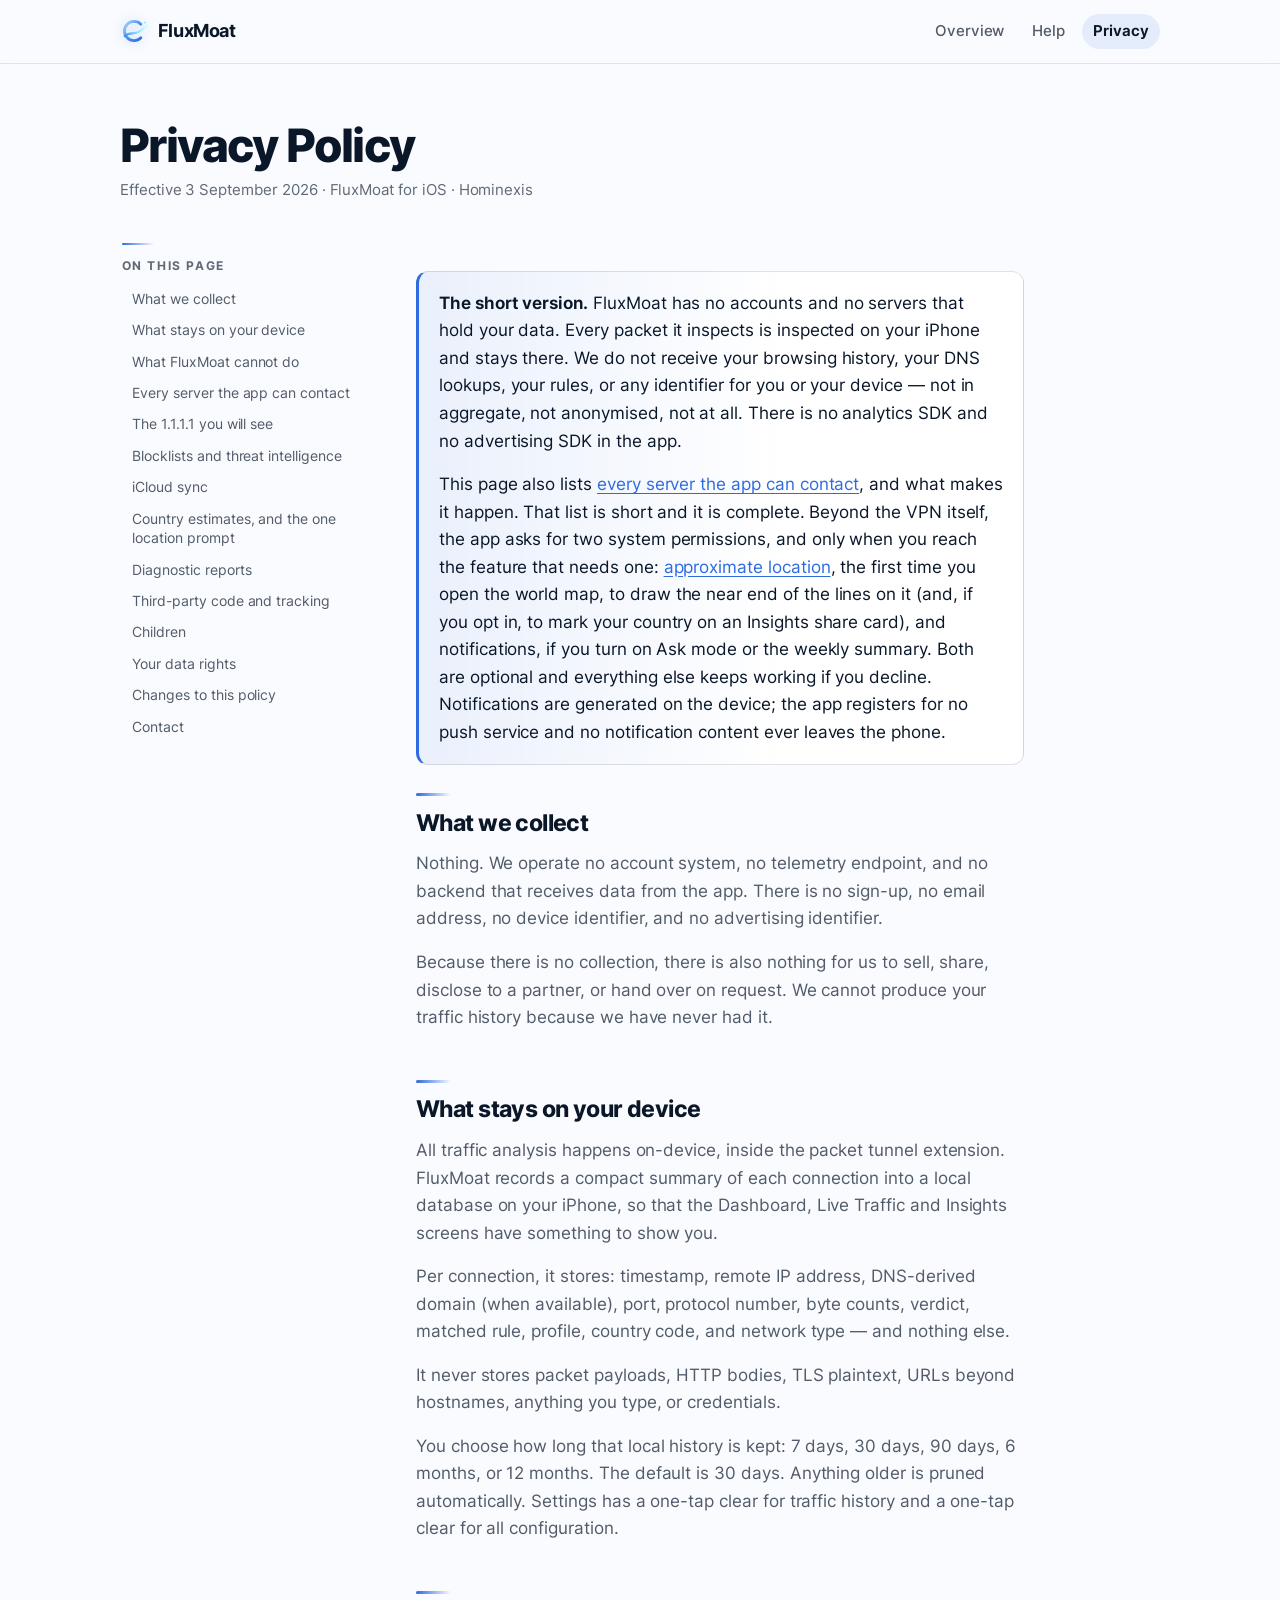
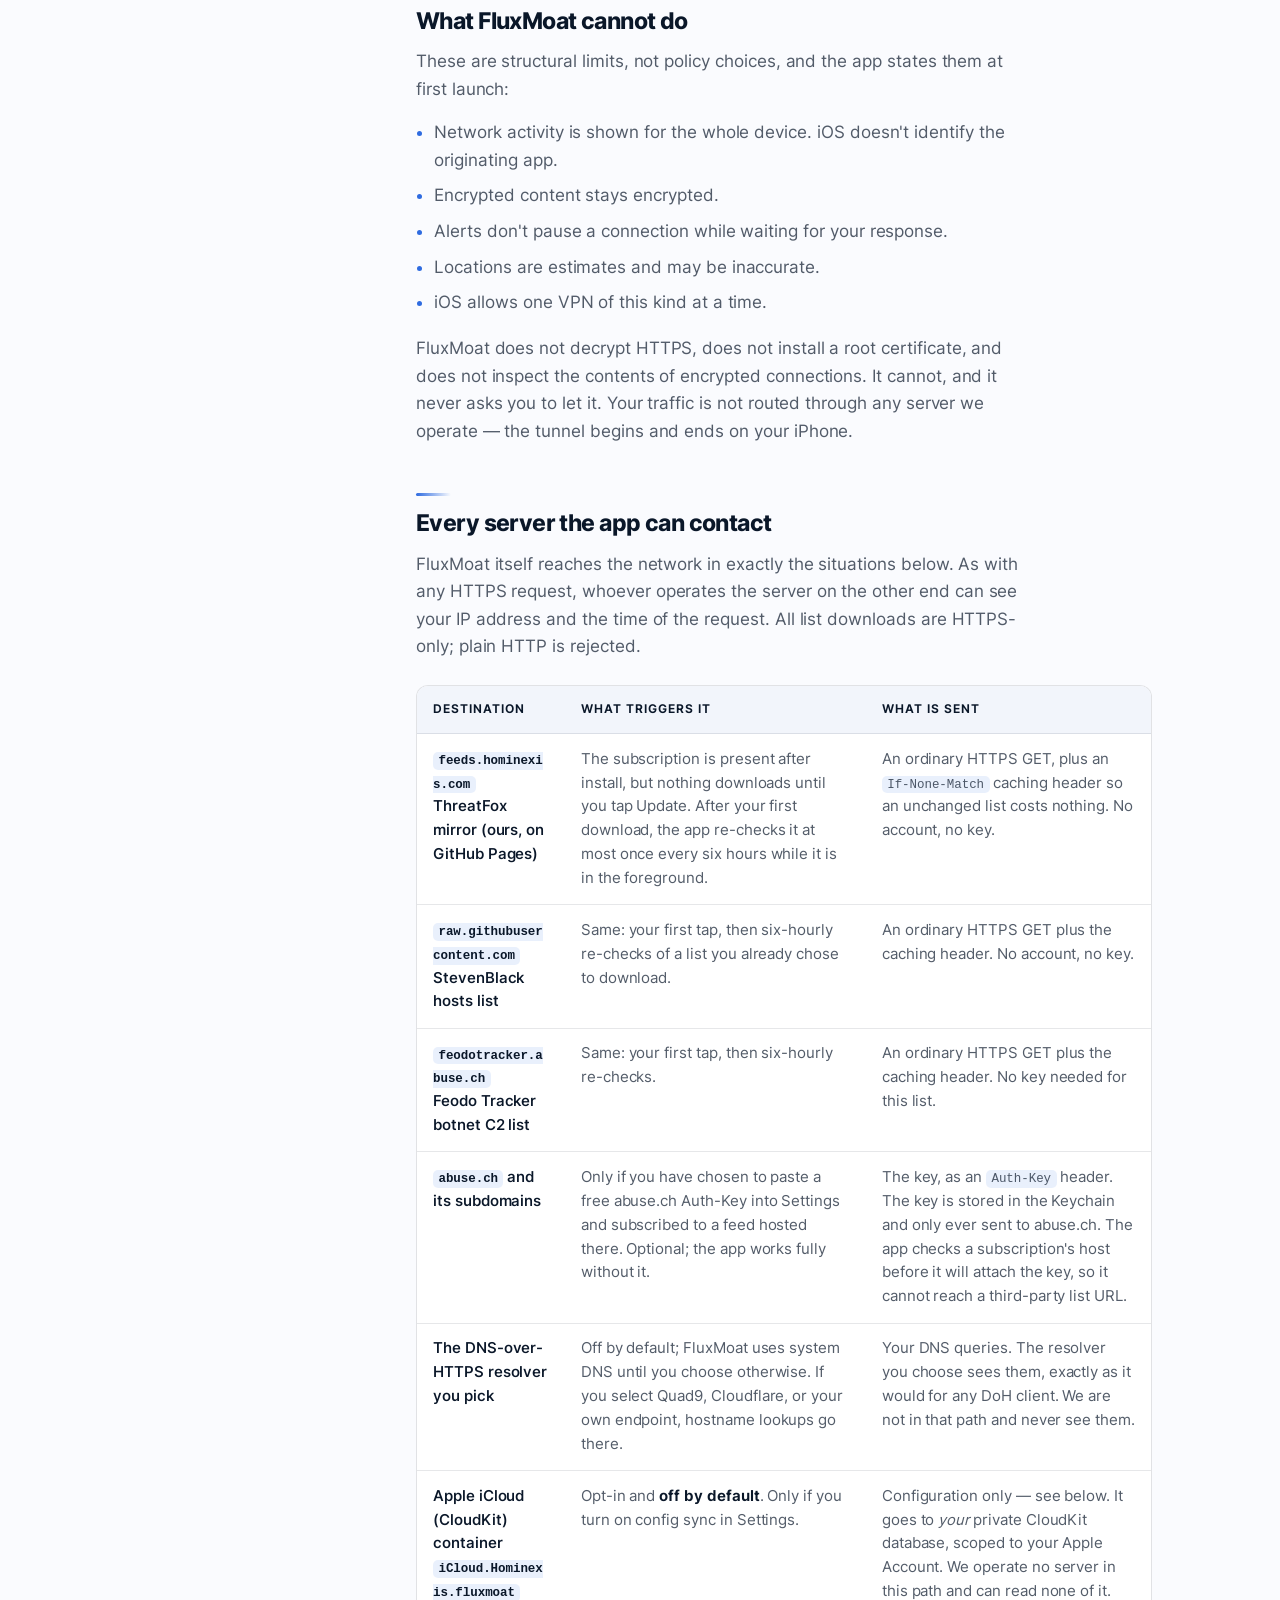
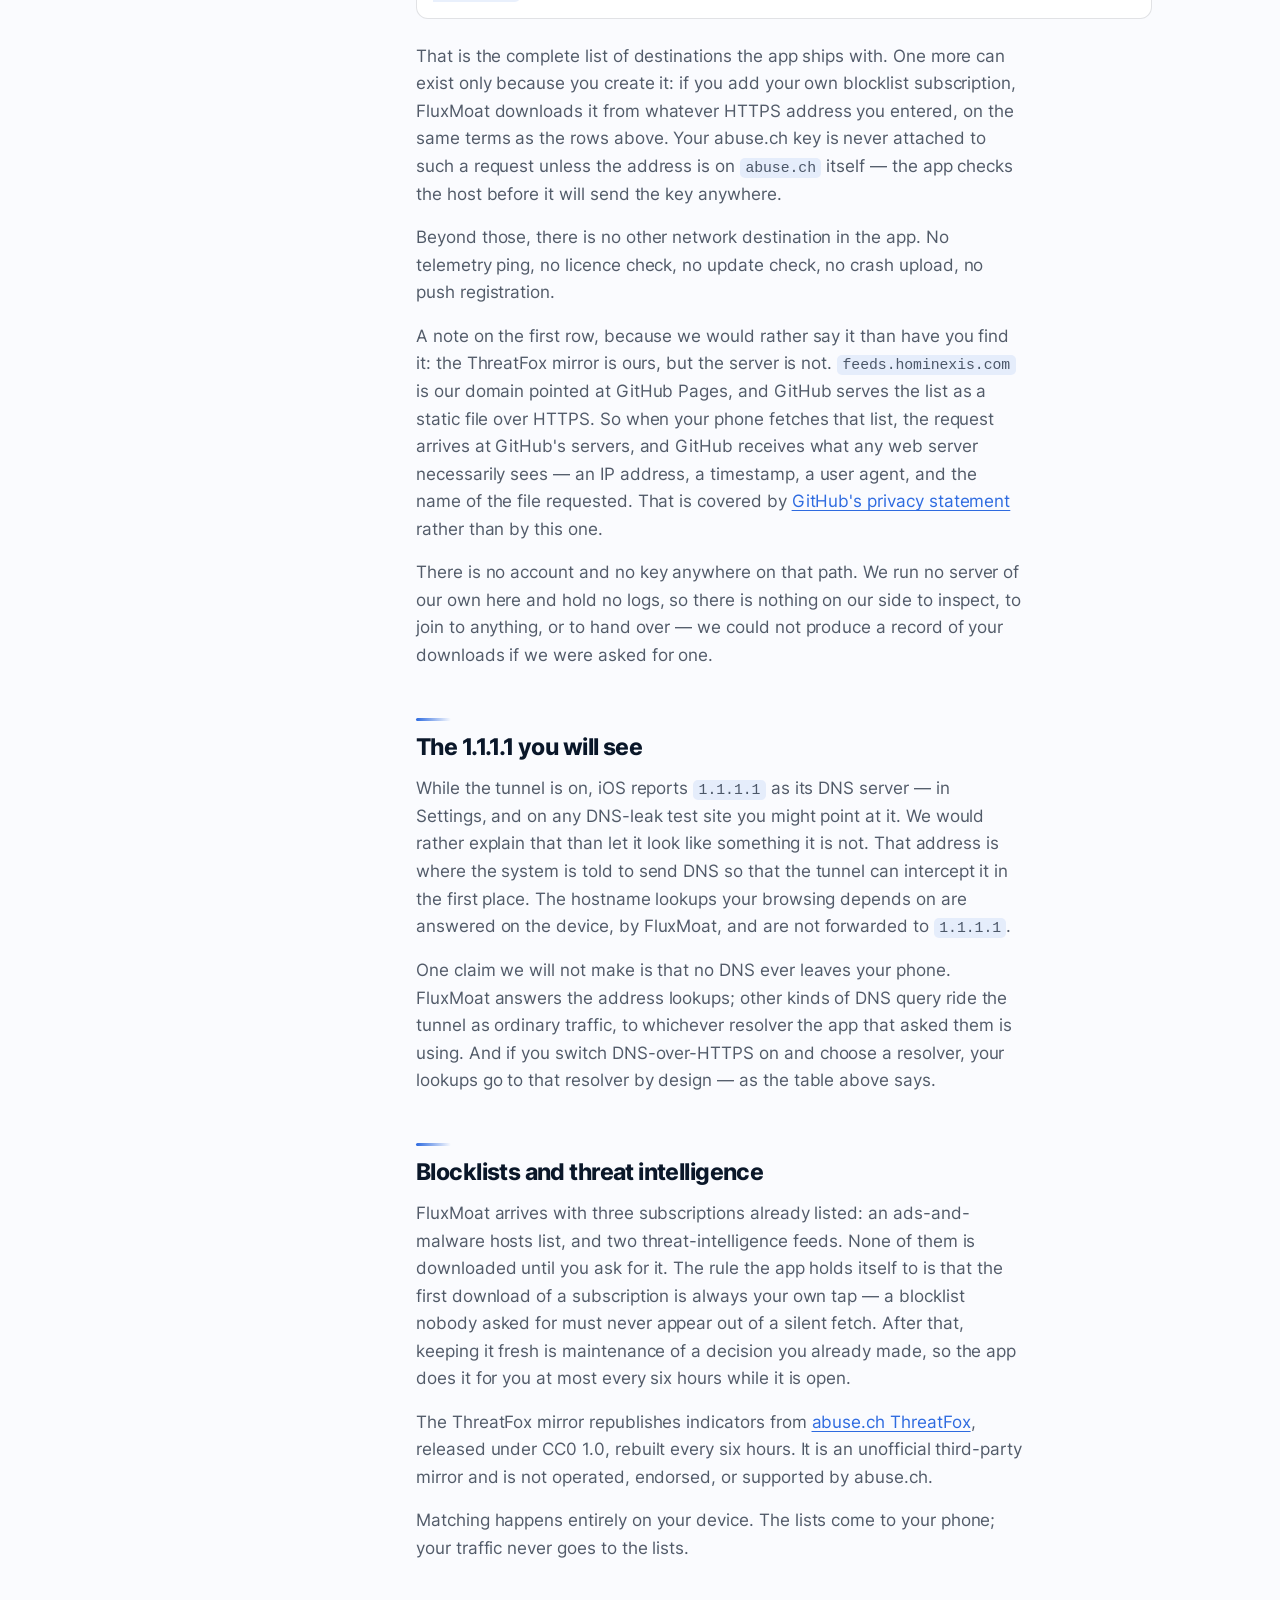
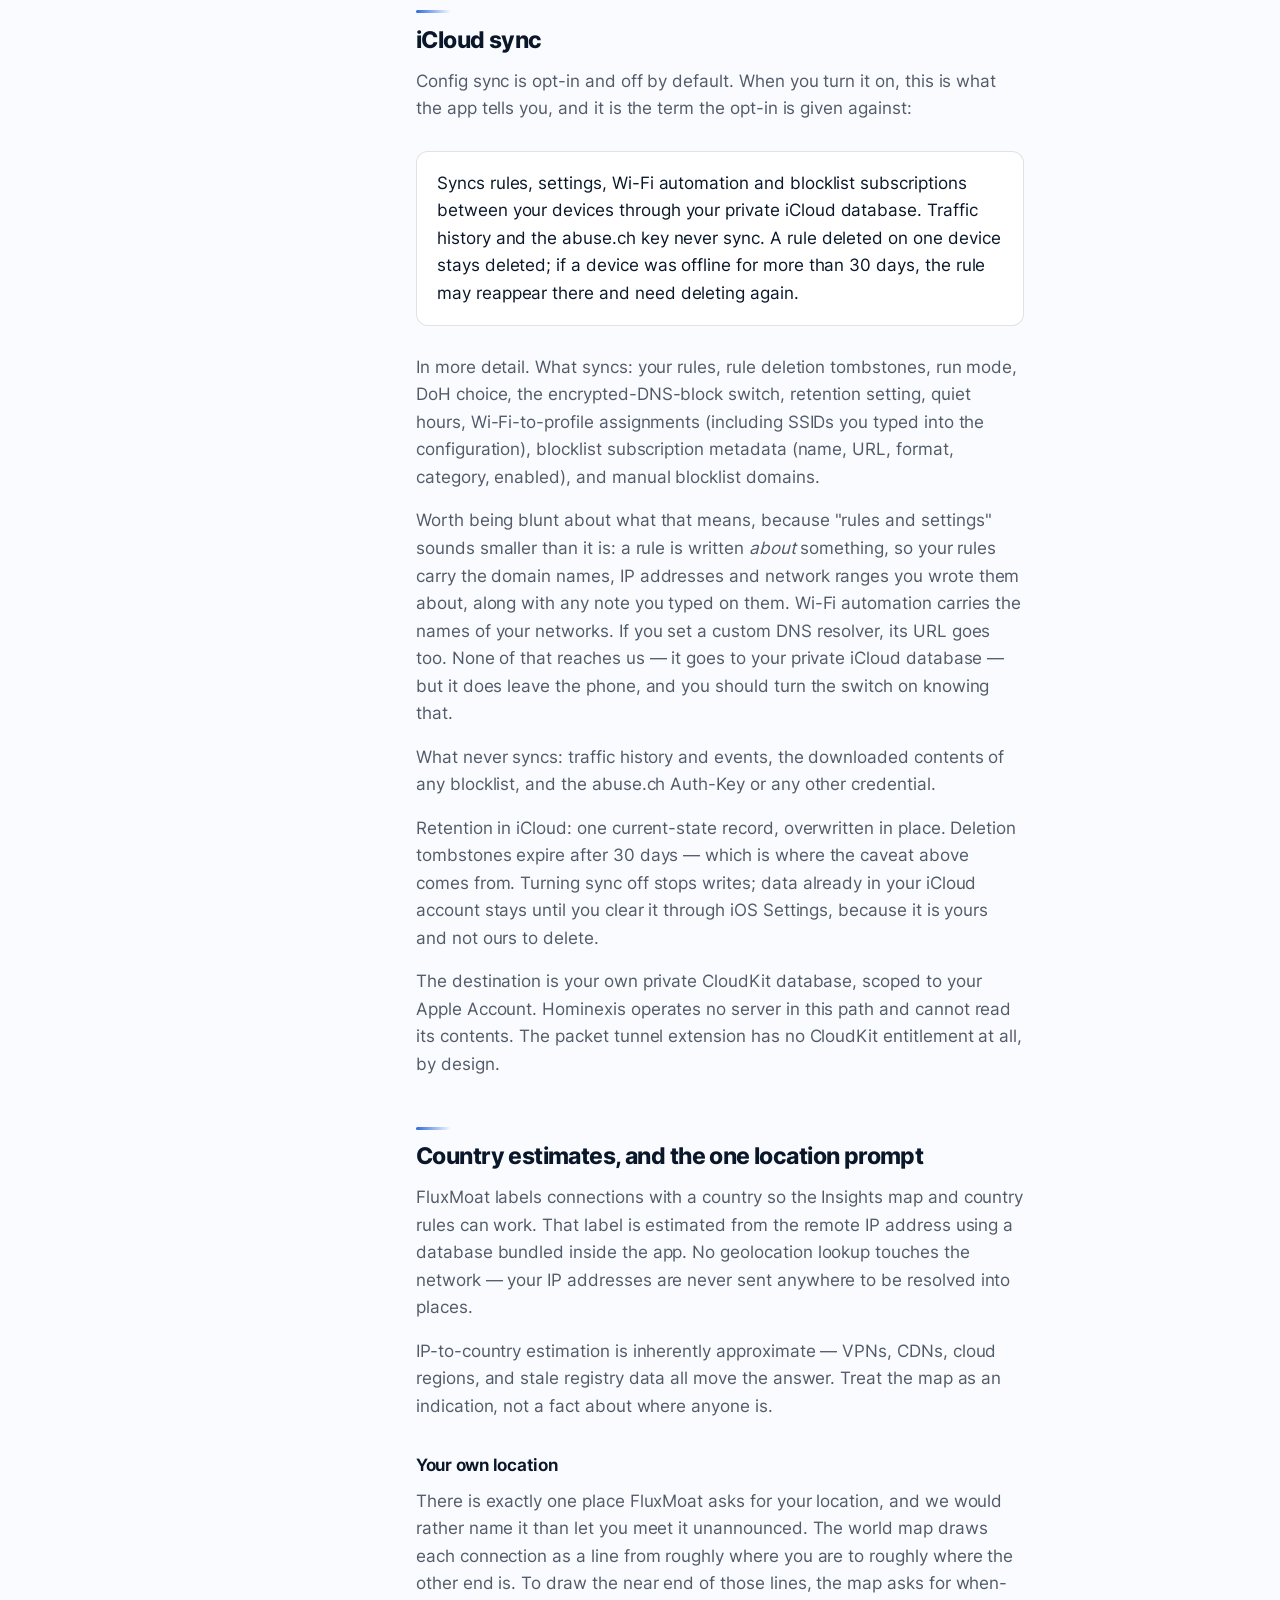
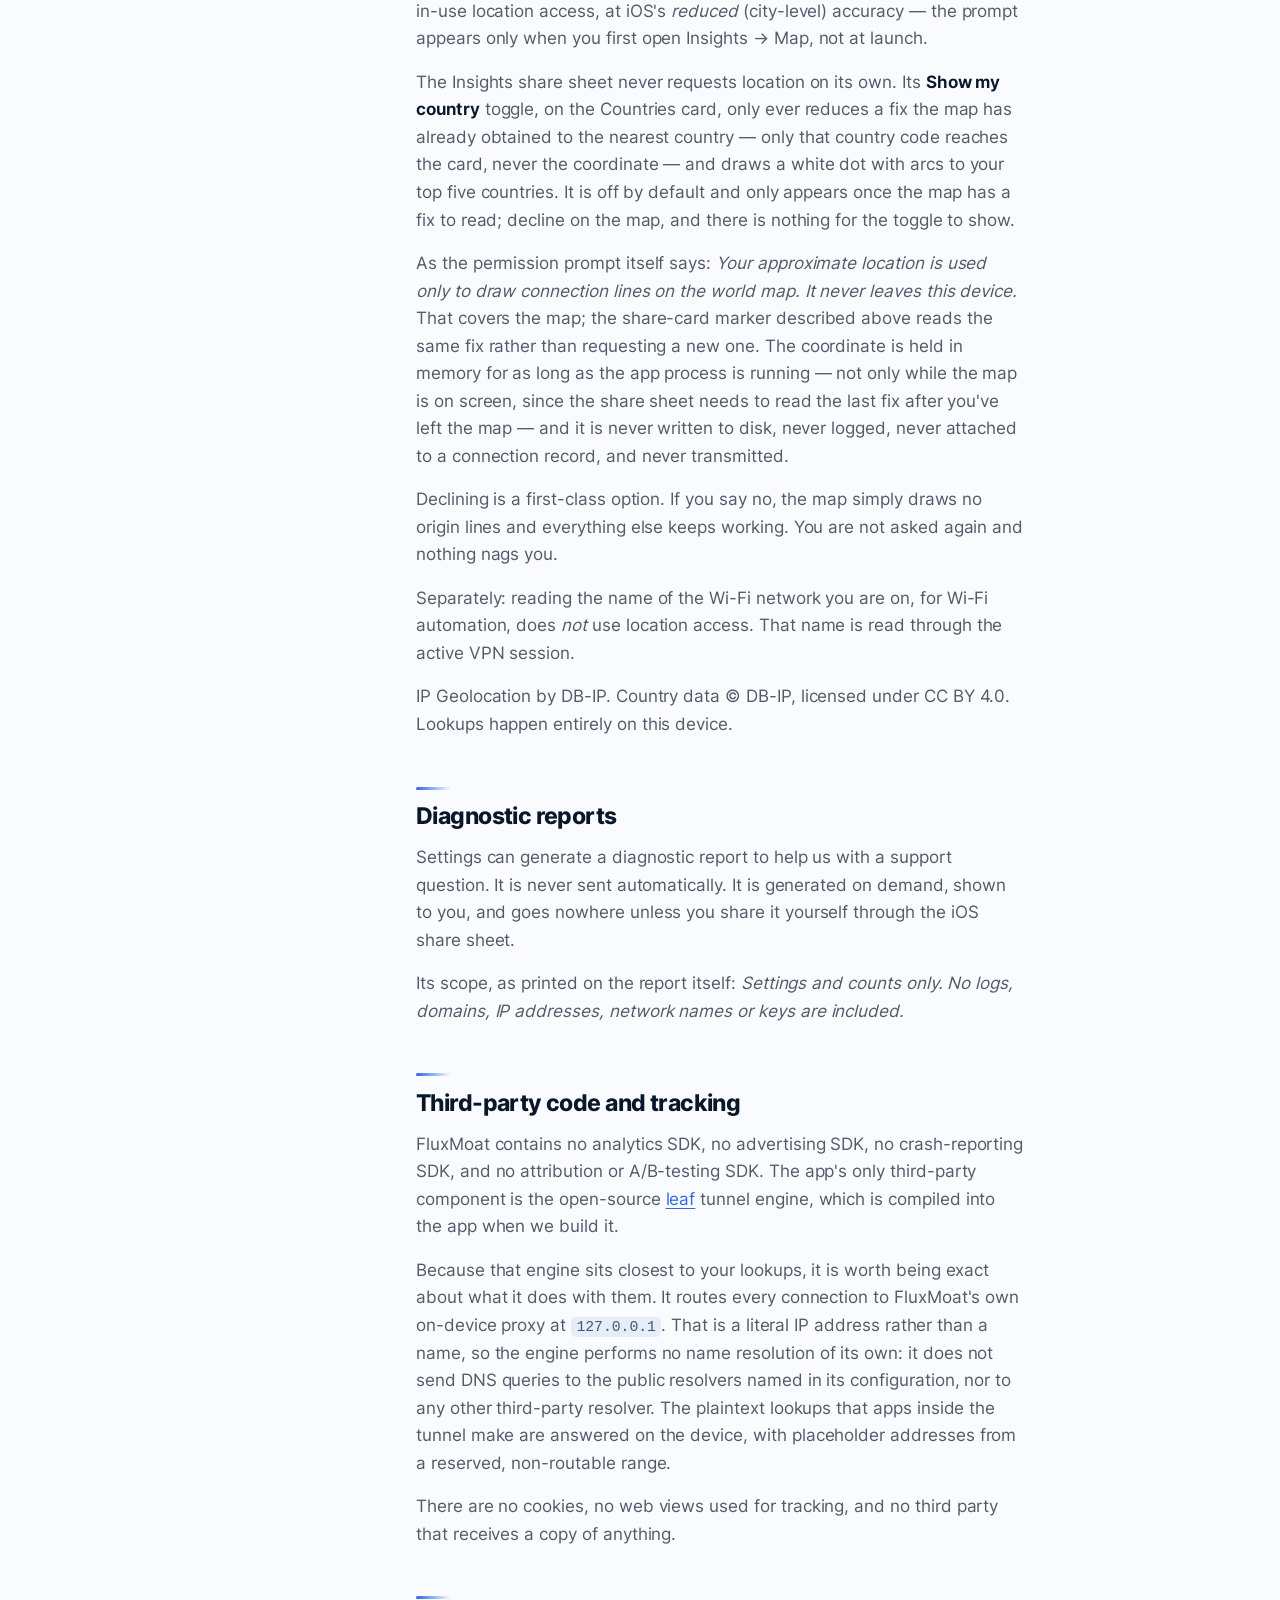
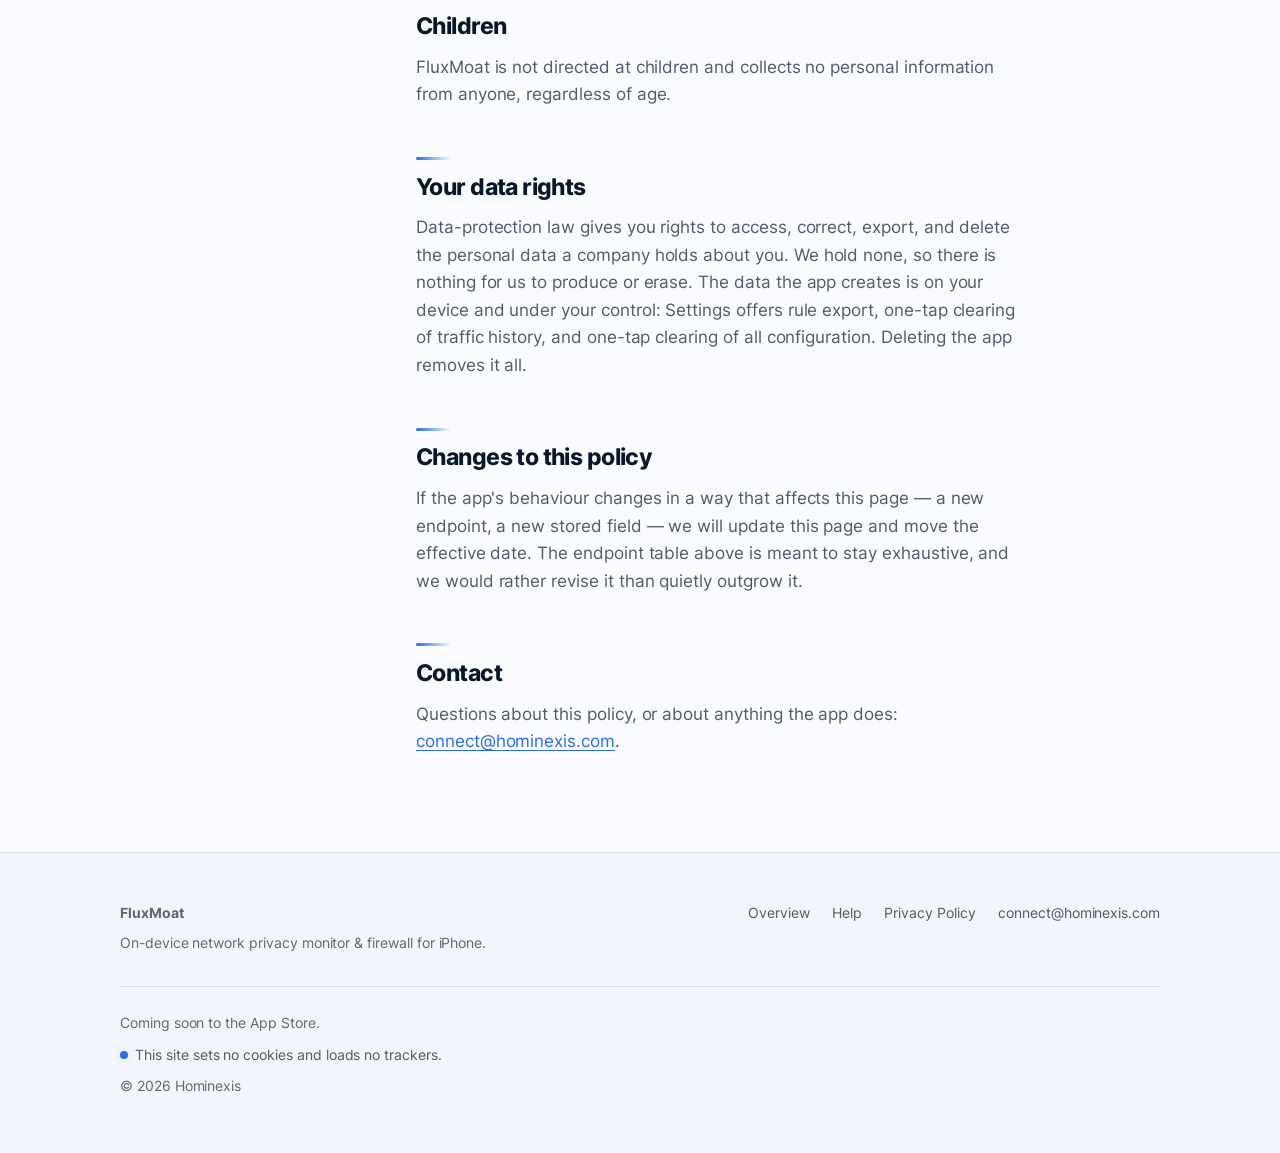
<file: privacy.html>
<!doctype html>
<html lang="en">
<head>
<meta charset="utf-8">
<meta name="viewport" content="width=device-width, initial-scale=1">
<title>Privacy Policy — FluxMoat</title>
<meta name="description" content="FluxMoat's privacy policy. No accounts, no analytics, no traffic data leaving your iPhone — and the complete list of every server the app can contact.">
<link rel="canonical" href="https://fluxmoat.hominexis.com/privacy.html">
<meta name="theme-color" content="#0a0f2a">

<link rel="preload" href="assets/fonts/Inter-Variable.woff2" as="font" type="font/woff2" crossorigin>
<link rel="stylesheet" href="assets/site.css">

<link rel="icon" href="assets/brand/favicon-32.png" sizes="32x32" type="image/png">
<link rel="icon" href="assets/brand/favicon-48.png" sizes="48x48" type="image/png">
<link rel="apple-touch-icon" href="assets/brand/apple-touch-icon.png">

<meta property="og:type" content="article">
<meta property="og:site_name" content="FluxMoat">
<meta property="og:url" content="https://fluxmoat.hominexis.com/privacy.html">
<meta property="og:title" content="Privacy Policy — FluxMoat">
<meta property="og:description" content="FluxMoat's privacy policy. No accounts, no analytics, no traffic data leaving your iPhone — and the complete list of every server the app can contact.">
<meta property="og:image" content="https://fluxmoat.hominexis.com/assets/brand/og.png">
<meta property="og:image:width" content="1200">
<meta property="og:image:height" content="630">
<meta property="og:image:alt" content="FluxMoat">
<meta name="twitter:card" content="summary_large_image">
<meta name="twitter:title" content="Privacy Policy — FluxMoat">
<meta name="twitter:description" content="FluxMoat's privacy policy. No accounts, no analytics, no traffic data leaving your iPhone — and the complete list of every server the app can contact.">
<meta name="twitter:image" content="https://fluxmoat.hominexis.com/assets/brand/og.png">
</head>
<body>

<a class="skip" href="#main">Skip to content</a>

<svg width="0" height="0" aria-hidden="true" focusable="false" style="position:absolute">
  <defs>
    <linearGradient id="fmRing" x1="0" y1="0" x2="1" y2="1">
      <stop offset="0" stop-color="#A9D6FF"/>
      <stop offset=".5" stop-color="#4B93F2"/>
      <stop offset="1" stop-color="#2E6BE0"/>
    </linearGradient>
    <linearGradient id="fmWave" x1="0" y1="1" x2="1" y2="0">
      <stop offset="0" stop-color="#3F86EE"/>
      <stop offset=".55" stop-color="#8FE9FF"/>
      <stop offset="1" stop-color="#E4F8FF"/>
    </linearGradient>
    <symbol id="fm-mark" viewBox="0 0 32 32">
      <path d="M23.8 8.2A11 11 0 1 0 23.8 23.8" fill="none" stroke="url(#fmRing)"
            stroke-width="3.2" stroke-linecap="round"/>
      <path d="M5.4 21.8C11.4 15.4 18.4 23.2 29.2 10.6" fill="none" stroke="url(#fmWave)"
            stroke-width="2.4" stroke-linecap="round"/>
      <circle cx="28.6" cy="6.4" r="1.15" fill="#8FE9FF"/>
      <circle cx="30.7" cy="10.2" r=".78" fill="#8FE9FF" opacity=".7"/>
    </symbol>
  </defs>
</svg>

<header class="site-head">
  <div class="wrap-wide">
    <a class="brand" href="index.html">
      <svg class="ring" width="28" height="28" viewBox="0 0 32 32" aria-hidden="true"><use href="#fm-mark"/></svg>
      FluxMoat
    </a>
    <nav class="nav">
      <a href="index.html">Overview</a>
      <a href="help.html">Help</a>
      <a href="privacy.html" aria-current="page">Privacy</a>
    </nav>
  </div>
</header>

<main id="main" class="prose">
<div class="wrap-wide">

  <div class="page-head">
    <h1>Privacy Policy</h1>
    <p class="meta">Effective 3 September 2026 &middot; FluxMoat for iOS &middot; Hominexis</p>
  </div>

  <div class="doc">

    <nav class="toc" aria-label="On this page">
      <h2>On this page</h2>
      <ol>
        <li><a href="#collect">What we collect</a></li>
        <li><a href="#ondevice">What stays on your device</a></li>
        <li><a href="#cannot">What FluxMoat cannot do</a></li>
        <li><a href="#endpoints">Every server the app can contact</a></li>
        <li><a href="#dns">The 1.1.1.1 you will see</a></li>
        <li><a href="#blocklists">Blocklists and threat intelligence</a></li>
        <li><a href="#icloud">iCloud sync</a></li>
        <li><a href="#location">Country estimates, and the one location prompt</a></li>
        <li><a href="#diagnostics">Diagnostic reports</a></li>
        <li><a href="#thirdparty">Third-party code and tracking</a></li>
        <li><a href="#children">Children</a></li>
        <li><a href="#rights">Your data rights</a></li>
        <li><a href="#changes">Changes to this policy</a></li>
        <li><a href="#contact">Contact</a></li>
      </ol>
    </nav>

    <div class="doc-body">

      <div class="callout plain">
        <p><strong>The short version.</strong> FluxMoat has no accounts and no servers that
        hold your data. Every packet it inspects is inspected on your iPhone and stays there.
        We do not receive your browsing history, your DNS lookups, your rules, or any
        identifier for you or your device — not in aggregate, not anonymised, not at all.
        There is no analytics SDK and no advertising SDK in the app.</p>
        <p>This page also lists <a href="#endpoints">every server the app can contact</a>, and
        what makes it happen. That list is short and it is complete. Beyond the VPN itself,
        the app asks for two system permissions, and only when you reach the feature that
        needs one: <a href="#location">approximate location</a>, the first time you open the
        world map, to draw the near end of the lines on it (and, if you opt in, to mark your
        country on an Insights share card), and notifications, if you turn on Ask mode or the
        weekly summary. Both are optional and everything else keeps working if you decline.
        Notifications are generated on the device; the app registers for no push service and
        no notification content ever leaves the phone.</p>
      </div>

      <h2 id="collect">What we collect</h2>

      <p>Nothing. We operate no account system, no telemetry endpoint, and no backend that
      receives data from the app. There is no sign-up, no email address, no device
      identifier, and no advertising identifier.</p>

      <p>Because there is no collection, there is also nothing for us to sell, share,
      disclose to a partner, or hand over on request. We cannot produce your traffic history
      because we have never had it.</p>

      <h2 id="ondevice">What stays on your device</h2>

      <p>All traffic analysis happens on-device, inside the packet tunnel extension. FluxMoat
      records a compact summary of each connection into a local database on your iPhone, so
      that the Dashboard, Live Traffic and Insights screens have something to show you.</p>

      <p>Per connection, it stores: timestamp, remote IP address, DNS-derived domain (when
      available), port, protocol number, byte counts, verdict, matched rule, profile, country
      code, and network type — and nothing else.</p>

      <p>It never stores packet payloads, HTTP bodies, TLS plaintext, URLs beyond hostnames,
      anything you type, or credentials.</p>

      <p>You choose how long that local history is kept: 7 days, 30 days, 90 days, 6 months,
      or 12 months. The default is 30 days. Anything older is pruned automatically.
      Settings has a one-tap clear for traffic history and a one-tap clear for all
      configuration.</p>

      <h2 id="cannot">What FluxMoat cannot do</h2>

      <p>These are structural limits, not policy choices, and the app states them at first
      launch:</p>

      <ul>
        <li>Network activity is shown for the whole device. iOS doesn't identify the originating app.</li>
        <li>Encrypted content stays encrypted.</li>
        <li>Alerts don't pause a connection while waiting for your response.</li>
        <li>Locations are estimates and may be inaccurate.</li>
        <li>iOS allows one VPN of this kind at a time.</li>
      </ul>

      <p>FluxMoat does not decrypt HTTPS, does not install a root certificate, and does not
      inspect the contents of encrypted connections. It cannot, and it never asks you to let
      it. Your traffic is not routed through any server we operate — the tunnel begins and
      ends on your iPhone.</p>

      <h2 id="endpoints">Every server the app can contact</h2>

      <p>FluxMoat itself reaches the network in exactly the situations below. As with any
      HTTPS request, whoever operates the server on the other end can see your IP address and
      the time of the request. All list downloads are HTTPS-only; plain HTTP is rejected.</p>

      <div class="table-scroll">
      <table>
        <thead>
          <tr><th>Destination</th><th>What triggers it</th><th>What is sent</th></tr>
        </thead>
        <tbody>
          <tr>
            <td><code>feeds.hominexis.com</code><br>ThreatFox mirror (ours, on GitHub Pages)</td>
            <td>The subscription is present after install, but nothing downloads until you tap
            Update. After your first download, the app re-checks it at most once every six
            hours while it is in the foreground.</td>
            <td>An ordinary HTTPS GET, plus an <code>If-None-Match</code> caching header so an
            unchanged list costs nothing. No account, no key.</td>
          </tr>
          <tr>
            <td><code>raw.githubusercontent.com</code><br>StevenBlack hosts list</td>
            <td>Same: your first tap, then six-hourly re-checks of a list you already chose to
            download.</td>
            <td>An ordinary HTTPS GET plus the caching header. No account, no key.</td>
          </tr>
          <tr>
            <td><code>feodotracker.abuse.ch</code><br>Feodo Tracker botnet C2 list</td>
            <td>Same: your first tap, then six-hourly re-checks.</td>
            <td>An ordinary HTTPS GET plus the caching header. No key needed for this list.</td>
          </tr>
          <tr>
            <td><code>abuse.ch</code> and its subdomains</td>
            <td>Only if you have chosen to paste a free abuse.ch Auth-Key into Settings and
            subscribed to a feed hosted there. Optional; the app works fully without it.</td>
            <td>The key, as an <code>Auth-Key</code> header. The key is stored in the Keychain
            and only ever sent to abuse.ch. The app checks a subscription's host before it will
            attach the key, so it cannot reach a third-party list URL.</td>
          </tr>
          <tr>
            <td>The DNS-over-HTTPS resolver you pick</td>
            <td>Off by default; FluxMoat uses system DNS until you choose otherwise. If you
            select Quad9, Cloudflare, or your own endpoint, hostname lookups go there.</td>
            <td>Your DNS queries. The resolver you choose sees them, exactly as it would for
            any DoH client. We are not in that path and never see them.</td>
          </tr>
          <tr>
            <td>Apple iCloud (CloudKit)<br>container <code>iCloud.Hominexis.fluxmoat</code></td>
            <td>Opt-in and <strong>off by default</strong>. Only if you turn on config sync in
            Settings.</td>
            <td>Configuration only — see below. It goes to <em>your</em> private CloudKit
            database, scoped to your Apple Account. We operate no server in this path and can
            read none of it.</td>
          </tr>
        </tbody>
      </table>
      </div>

      <p>That is the complete list of destinations the app ships with. One more can exist only
      because you create it: if you add your own blocklist subscription, FluxMoat downloads it
      from whatever HTTPS address you entered, on the same terms as the rows above. Your
      abuse.ch key is never attached to such a request unless the address is on
      <code>abuse.ch</code> itself — the app checks the host before it will send the key
      anywhere.</p>

      <p>Beyond those, there is no other network destination in the app. No telemetry ping, no
      licence check, no update check, no crash upload, no push registration.</p>

      <p>A note on the first row, because we would rather say it than have you find it: the
      ThreatFox mirror is ours, but the server is not. <code>feeds.hominexis.com</code> is our
      domain pointed at GitHub Pages, and GitHub serves the list as a static file over HTTPS.
      So when your phone fetches that list, the request arrives at GitHub's servers, and GitHub
      receives what any web server necessarily sees — an IP address, a timestamp, a user agent,
      and the name of the file requested. That is covered by
      <a href="https://docs.github.com/en/site-policy/privacy-policies/github-general-privacy-statement">GitHub's
      privacy statement</a> rather than by this one.</p>

      <p>There is no account and no key anywhere on that path. We run no server of our own here
      and hold no logs, so there is nothing on our side to inspect, to join to anything, or to
      hand over — we could not produce a record of your downloads if we were asked for one.</p>

      <h2 id="dns">The 1.1.1.1 you will see</h2>

      <p>While the tunnel is on, iOS reports <code>1.1.1.1</code> as its DNS server — in
      Settings, and on any DNS-leak test site you might point at it. We would rather explain
      that than let it look like something it is not. That address is where the system is told
      to send DNS so that the tunnel can intercept it in the first place. The hostname lookups
      your browsing depends on are answered on the device, by FluxMoat, and are not forwarded
      to <code>1.1.1.1</code>.</p>

      <p>One claim we will not make is that no DNS ever leaves your phone. FluxMoat answers the
      address lookups; other kinds of DNS query ride the tunnel as ordinary traffic, to
      whichever resolver the app that asked them is using. And if you switch DNS-over-HTTPS on
      and choose a resolver, your lookups go to that resolver by design — as the table above
      says.</p>

      <h2 id="blocklists">Blocklists and threat intelligence</h2>

      <p>FluxMoat arrives with three subscriptions already listed: an ads-and-malware hosts
      list, and two threat-intelligence feeds. None of them is downloaded until you ask for
      it. The rule the app holds itself to is that the first download of a subscription is
      always your own tap — a blocklist nobody asked for must never appear out of a silent
      fetch. After that, keeping it fresh is maintenance of a decision you already made, so
      the app does it for you at most every six hours while it is open.</p>

      <p>The ThreatFox mirror republishes indicators from
      <a href="https://threatfox.abuse.ch/">abuse.ch ThreatFox</a>, released under CC0 1.0,
      rebuilt every six hours. It is an unofficial third-party mirror and is not operated,
      endorsed, or supported by abuse.ch.</p>

      <p>Matching happens entirely on your device. The lists come to your phone; your traffic
      never goes to the lists.</p>

      <h2 id="icloud">iCloud sync</h2>

      <p>Config sync is opt-in and off by default. When you turn it on, this is what the app
      tells you, and it is the term the opt-in is given against:</p>

      <div class="callout">
        <p>Syncs rules, settings, Wi-Fi automation and blocklist subscriptions between your
        devices through your private iCloud database. Traffic history and the abuse.ch key
        never sync. A rule deleted on one device stays deleted; if a device was offline for
        more than 30 days, the rule may reappear there and need deleting again.</p>
      </div>

      <p>In more detail. What syncs: your rules, rule deletion tombstones, run mode, DoH
      choice, the encrypted-DNS-block switch, retention setting, quiet hours, Wi-Fi-to-profile
      assignments (including SSIDs you typed into the configuration), blocklist subscription
      metadata (name, URL, format, category, enabled), and manual blocklist domains.</p>

      <p>Worth being blunt about what that means, because "rules and settings" sounds smaller
      than it is: a rule is written <em>about</em> something, so your rules carry the domain names,
      IP addresses and network ranges you wrote them about, along with any note you typed on
      them. Wi-Fi automation carries the names of your networks. If you set a custom DNS
      resolver, its URL goes too. None of that reaches us — it goes to your private iCloud
      database — but it does leave the phone, and you should turn the switch on knowing that.</p>

      <p>What never syncs: traffic history and events, the downloaded contents of any
      blocklist, and the abuse.ch Auth-Key or any other credential.</p>

      <p>Retention in iCloud: one current-state record, overwritten in place. Deletion
      tombstones expire after 30 days — which is where the caveat above comes from. Turning
      sync off stops writes; data already in your iCloud account stays until you clear it
      through iOS Settings, because it is yours and not ours to delete.</p>

      <p>The destination is your own private CloudKit database, scoped to your Apple Account.
      Hominexis operates no server in this path and cannot read its contents. The packet
      tunnel extension has no CloudKit entitlement at all, by design.</p>

      <h2 id="location">Country estimates, and the one location prompt</h2>

      <p>FluxMoat labels connections with a country so the Insights map and country rules can
      work. That label is estimated from the remote IP address using a database bundled inside
      the app. No geolocation lookup touches the network — your IP addresses are never sent
      anywhere to be resolved into places.</p>

      <p>IP-to-country estimation is inherently approximate — VPNs, CDNs, cloud regions, and
      stale registry data all move the answer. Treat the map as an indication, not a fact about
      where anyone is.</p>

      <h3>Your own location</h3>

      <p>There is exactly one place FluxMoat asks for your location, and we would rather name it
      than let you meet it unannounced. The world map draws each connection as a line from
      roughly where you are to roughly where the other end is. To draw the near end of those
      lines, the map asks for when-in-use location access, at iOS's <em>reduced</em> (city-level)
      accuracy — the prompt appears only when you first open Insights &rarr; Map, not at launch.</p>

      <p>The Insights share sheet never requests location on its own. Its <strong>Show my
      country</strong> toggle, on the Countries card, only ever reduces a fix the map has
      already obtained to the nearest country — only that country code reaches the card, never
      the coordinate — and draws a white dot with arcs to your top five countries. It is off by
      default and only appears once the map has a fix to read; decline on the map, and there is
      nothing for the toggle to show.</p>

      <p>As the permission prompt itself says: <em>Your approximate location is used only to draw
      connection lines on the world map. It never leaves this device.</em> That covers the map;
      the share-card marker described above reads the same fix rather than requesting a new
      one. The coordinate is held in memory for as long as the app process is running — not only
      while the map is on screen, since the share sheet needs to read the last fix after you've
      left the map — and it is never written to disk, never logged, never attached to a
      connection record, and never transmitted.</p>

      <p>Declining is a first-class option. If you say no, the map simply draws no origin lines
      and everything else keeps working. You are not asked again and nothing nags you.</p>

      <p>Separately: reading the name of the Wi-Fi network you are on, for Wi-Fi automation, does
      <em>not</em> use location access. That name is read through the active VPN session.</p>

      <p>IP Geolocation by DB-IP. Country data &copy; DB-IP, licensed under CC BY 4.0. Lookups
      happen entirely on this device.</p>

      <h2 id="diagnostics">Diagnostic reports</h2>

      <p>Settings can generate a diagnostic report to help us with a support question. It is
      never sent automatically. It is generated on demand, shown to you, and goes nowhere
      unless you share it yourself through the iOS share sheet.</p>

      <p>Its scope, as printed on the report itself: <em>Settings and counts only. No logs,
      domains, IP addresses, network names or keys are included.</em></p>

      <h2 id="thirdparty">Third-party code and tracking</h2>

      <p>FluxMoat contains no analytics SDK, no advertising SDK, no crash-reporting SDK, and
      no attribution or A/B-testing SDK. The app's only third-party component is the
      open-source <a href="https://github.com/eycorsican/leaf">leaf</a> tunnel engine, which
      is compiled into the app when we build it.</p>

      <p>Because that engine sits closest to your lookups, it is worth being exact about what
      it does with them. It routes every connection to FluxMoat's own on-device proxy at
      <code>127.0.0.1</code>. That is a literal IP address rather than a name, so the engine
      performs no name resolution of its own: it does not send DNS queries to the public
      resolvers named in its configuration, nor to any other third-party resolver. The
      plaintext lookups that apps inside the tunnel make are answered on the device, with
      placeholder addresses from a reserved, non-routable range.</p>

      <p>There are no cookies, no web views used for tracking, and no third party that
      receives a copy of anything.</p>

      <h2 id="children">Children</h2>

      <p>FluxMoat is not directed at children and collects no personal information from anyone,
      regardless of age.</p>

      <h2 id="rights">Your data rights</h2>

      <p>Data-protection law gives you rights to access, correct, export, and delete the
      personal data a company holds about you. We hold none, so there is nothing for us to
      produce or erase. The data the app creates is on your device and under your control:
      Settings offers rule export, one-tap clearing of traffic history, and one-tap clearing
      of all configuration. Deleting the app removes it all.</p>

      <h2 id="changes">Changes to this policy</h2>

      <p>If the app's behaviour changes in a way that affects this page — a new endpoint, a new
      stored field — we will update this page and move the effective date. The endpoint table
      above is meant to stay exhaustive, and we would rather revise it than quietly outgrow
      it.</p>

      <h2 id="contact">Contact</h2>

      <p>Questions about this policy, or about anything the app does:
      <a href="mailto:connect@hominexis.com">connect@hominexis.com</a>.</p>

    </div>
  </div>

</div>
</main>

<footer class="site-foot">
  <div class="wrap-wide">
    <div class="cols">
      <div>
        <p class="fine"><strong>FluxMoat</strong></p>
        <p class="fine">On-device network privacy monitor &amp; firewall for iPhone.</p>
      </div>
      <div class="links">
        <a href="index.html">Overview</a>
        <a href="help.html">Help</a>
        <a href="privacy.html">Privacy Policy</a>
        <a href="mailto:connect@hominexis.com">connect@hominexis.com</a>
      </div>
    </div>
    <div class="foot-legal">
      <p class="fine">Coming soon to the App Store.</p>
      <p class="fine"><span class="no-track">This site sets no cookies and loads no trackers.</span></p>
      <p class="fine">&copy; 2026 Hominexis</p>
    </div>
  </div>
</footer>

</body>
</html>
</file>
<file: assets/site.css>
/* FluxMoat site styles.

   The design language is the logo: a deep navy night, a glowing blue ring, and
   water running through it. Everything here is drawn or hosted locally — no
   font CDN, no icon set, no third-party anything. The footer promises the site
   loads no trackers, so the stylesheet has to keep that promise too.

   Colours come from the app's own DesignSystem so site and product read as one:
     BrandPalette.swift      surfaceTop/surfaceBottom, blueLight/blueDeep, threat
     TrafficTotals.swift     sent / received (ink, flips with scheme)
     RulesView.swift         blockFill #D32F2F, allowFill #15803D (the AA-safe pair)

   House rule carried over from the app: red is a verdict. It means BLOCKED and
   nothing else. Threat blocks get the violet. Ordinary traffic gets pink/blue.
   Decoration never borrows those three. */

/* ---------- self-hosted type (SIL OFL 1.1, see fonts/Inter-OFL.txt) ---------- */

@font-face {
  font-family: "InterVar";
  src: url("fonts/Inter-Variable.woff2") format("woff2");
  font-weight: 100 900;
  font-style: normal;
  font-display: swap;
}

/* ---------- tokens ---------- */

:root {
  color-scheme: light dark;

  /* the night, straight off the logo's own ground */
  --night-0: #060a1a;
  --night-1: #0a0f2a;
  --night-2: #101a3c;
  --night-3: #16214a;

  /* light is the fallback definition; dark overrides further down */
  --bg: #fafbfe;
  --bg-tint: #f2f5fb;
  --card: #ffffff;
  --card-2: #ffffff;
  --card-border: rgba(10, 23, 41, 0.12);
  --card-border-hi: rgba(46, 107, 224, 0.42);
  --text: #0a1729;
  --text-dim: rgba(10, 23, 41, 0.70);
  --text-faint: rgba(10, 23, 41, 0.64);
  --rule: rgba(10, 23, 41, 0.10);

  --accent: #2e6be0;         /* BrandPalette.blueDeep */
  --accent-hi: #1d4fb8;
  --accent-soft: rgba(46, 107, 224, 0.10);
  --glow: #2aa8d8;           /* the water highlight, decoration only */
  --threat: #8c38eb;         /* BrandPalette.threat, light value */
  --threat-soft: rgba(140, 56, 235, 0.12);
  --sent: #9e1a94;           /* TrafficPalette.sent, light ink */
  --received: #1a4cc7;       /* TrafficPalette.received, light ink */
  --blocked: #d32f2f;        /* RulesView.blockFill — BLOCKED ONLY */
  --blocked-soft: rgba(211, 47, 47, 0.10);
  --allowed: #15803d;        /* RulesView.allowFill */
  --allowed-soft: rgba(21, 128, 61, 0.10);

  --shadow: 0 1px 2px rgba(10, 23, 41, 0.05), 0 10px 30px rgba(10, 23, 41, 0.07);
  --shadow-hi: 0 2px 4px rgba(10, 23, 41, 0.06), 0 18px 44px rgba(20, 60, 140, 0.14);
  --radius: 18px;
  --radius-sm: 12px;
  --radius-pill: 999px;

  --maxw: 44rem;
  --maxw-read: 38rem;
  --maxw-wide: 68rem;

  --font: "InterVar", -apple-system, BlinkMacSystemFont, "SF Pro Text", "Segoe UI",
          system-ui, Roboto, "Helvetica Neue", Arial, sans-serif;
  --mono: ui-monospace, SFMono-Regular, "SF Mono", Menlo, Consolas,
          "Liberation Mono", monospace;
}

@media (prefers-color-scheme: dark) {
  :root {
    --bg: var(--night-1);
    --bg-tint: rgba(255, 255, 255, 0.03);
    --card: rgba(255, 255, 255, 0.055);
    --card-2: rgba(255, 255, 255, 0.085);
    --card-border: rgba(255, 255, 255, 0.11);
    --card-border-hi: rgba(115, 173, 250, 0.55);
    --text: rgba(255, 255, 255, 0.95);
    --text-dim: rgba(255, 255, 255, 0.74);
    --text-faint: rgba(255, 255, 255, 0.60);
    --rule: rgba(255, 255, 255, 0.10);

    --accent: #73adfa;       /* BrandPalette.blueLight */
    --accent-hi: #a8ccff;
    --accent-soft: rgba(115, 173, 250, 0.14);
    --glow: #7fe3ff;
    --threat: #c78aff;       /* BrandPalette.threat, dark value */
    --threat-soft: rgba(199, 138, 255, 0.18);
    --sent: #f299ed;         /* TrafficPalette.sent, dark ink */
    --received: #85bdff;     /* TrafficPalette.received, dark ink */
    --blocked: #ff6b6b;      /* lifted for legibility on the night surface */
    --blocked-soft: rgba(255, 107, 107, 0.15);
    --allowed: #30d159;      /* TrafficPalette.allowedFill */
    --allowed-soft: rgba(48, 209, 89, 0.15);

    --shadow: 0 1px 2px rgba(0, 0, 0, 0.45), 0 14px 34px rgba(0, 0, 0, 0.34);
    --shadow-hi: 0 2px 6px rgba(0, 0, 0, 0.5), 0 22px 50px rgba(0, 0, 0, 0.45);
  }
}

/* Any block that sits on the night ground regardless of scheme borrows the
   dark palette locally, so light mode never puts ink-blue text on navy. */
.night {
  --card: rgba(255, 255, 255, 0.06);
  --card-2: rgba(255, 255, 255, 0.10);
  --card-border: rgba(255, 255, 255, 0.12);
  --card-border-hi: rgba(115, 173, 250, 0.5);
  --text: rgba(255, 255, 255, 0.95);
  --text-dim: rgba(255, 255, 255, 0.76);
  --text-faint: rgba(255, 255, 255, 0.62);
  --rule: rgba(255, 255, 255, 0.12);
  --accent: #8fc0ff;
  --accent-hi: #b9d8ff;
  --accent-soft: rgba(143, 192, 255, 0.16);
  --glow: #7fe3ff;
  --threat: #c78aff;
  --sent: #f299ed;
  --received: #85bdff;
  --blocked: #ff6b6b;
  color: var(--text);
}

/* ---------- base ---------- */

* { box-sizing: border-box; }

html {
  -webkit-text-size-adjust: 100%;
  scroll-behavior: smooth;
  scroll-padding-top: 5.5rem;
}

body {
  margin: 0;
  font-family: var(--font);
  font-size: 17px;
  line-height: 1.62;
  letter-spacing: -0.003em;
  color: var(--text);
  background: var(--bg);
  -webkit-font-smoothing: antialiased;
  -moz-osx-font-smoothing: grayscale;
}

@media (prefers-color-scheme: dark) {
  body {
    background:
      radial-gradient(1100px 620px at 50% -8%, rgba(46, 107, 224, 0.20), transparent 70%),
      linear-gradient(180deg, var(--night-1) 0%, var(--night-3) 100%);
    background-attachment: fixed;
  }
}

p { margin: 0 0 1rem; }

a { color: var(--accent); text-underline-offset: 0.18em; }
a:hover { color: var(--accent-hi); }

img { max-width: 100%; height: auto; }

/* ---------- layout ---------- */

.wrap { width: 100%; max-width: var(--maxw); margin: 0 auto; padding: 0 1.5rem; }
.wrap-wide { width: 100%; max-width: var(--maxw-wide); margin: 0 auto; padding: 0 1.5rem; }

section { padding: 5rem 0; position: relative; }

/* ---------- header ---------- */

.site-head {
  position: sticky;
  top: 0;
  z-index: 20;
  padding: 0.85rem 0;
  background: color-mix(in srgb, var(--bg) 82%, transparent);
  -webkit-backdrop-filter: saturate(160%) blur(14px);
  backdrop-filter: saturate(160%) blur(14px);
  border-bottom: 1px solid var(--rule);
}

@supports not (background: color-mix(in srgb, red 50%, blue)) {
  .site-head { background: var(--bg); }
}

.site-head .wrap-wide {
  display: flex;
  align-items: center;
  justify-content: space-between;
  gap: 1rem;
  flex-wrap: wrap;
}

.brand {
  display: inline-flex;
  align-items: center;
  gap: 0.6rem;
  text-decoration: none;
  color: var(--text);
  font-weight: 700;
  letter-spacing: -0.02em;
  font-size: 1.1rem;
}
.brand svg { display: block; flex: none; }
.brand .ring { filter: drop-shadow(0 0 6px rgba(115, 173, 250, 0.45)); }

.nav { display: flex; gap: 0.35rem; align-items: center; flex-wrap: wrap; }
.nav a {
  color: var(--text-dim);
  text-decoration: none;
  font-size: 0.94rem;
  font-weight: 500;
  padding: 0.35rem 0.7rem;
  border-radius: var(--radius-pill);
  transition: color 0.15s ease, background 0.15s ease;
}
.nav a:hover, .nav a:focus-visible { color: var(--text); background: var(--accent-soft); }
.nav a[aria-current="page"] {
  color: var(--text);
  font-weight: 650;
  background: var(--accent-soft);
}

/* ---------- hero ---------- */

.hero {
  position: relative;
  overflow: hidden;
  isolation: isolate;
  padding: 5.5rem 0 5rem;
  text-align: center;
  background:
    radial-gradient(760px 420px at 50% 22%, rgba(52, 116, 224, 0.34), transparent 68%),
    linear-gradient(178deg, var(--night-1) 0%, var(--night-2) 52%, var(--night-3) 100%);
  border-bottom: 1px solid rgba(255, 255, 255, 0.08);
}

/* hand-drawn flux: arcs that stretch across the stage behind the mark */
.hero-flux {
  position: absolute;
  inset: -6%;
  z-index: -1;
  opacity: 0.9;
  pointer-events: none;
}
.hero-flux .drift { animation: drift 26s ease-in-out infinite alternate; }
.hero-flux .drift-slow { animation: drift 38s ease-in-out infinite alternate-reverse; }
.hero-flux .twinkle { animation: twinkle 7s ease-in-out infinite; }
.hero-flux .twinkle-b { animation: twinkle 9s ease-in-out infinite 1.6s; }

@keyframes drift {
  from { transform: translate3d(-1.6%, 0.6%, 0); }
  to   { transform: translate3d(1.6%, -0.6%, 0); }
}
@keyframes twinkle {
  0%, 100% { opacity: 0.25; }
  50%      { opacity: 0.9; }
}

.hero-logo {
  display: block;
  width: min(232px, 54vw);
  margin: 0 auto 1.9rem;
  filter: drop-shadow(0 14px 46px rgba(64, 132, 240, 0.45));
}
.hero-logo img { display: block; width: 100%; height: auto; }

.hero h1 {
  margin: 0 0 0.9rem;
  font-size: clamp(2.6rem, 9vw, 4.4rem);
  line-height: 1.02;
  letter-spacing: -0.042em;
  font-weight: 800;
  background: linear-gradient(180deg, #ffffff 26%, #b8d4ff 100%);
  -webkit-background-clip: text;
  background-clip: text;
  color: #ffffff;
}
@supports (-webkit-background-clip: text) or (background-clip: text) {
  .hero h1 { -webkit-text-fill-color: transparent; }
}

.hero .tagline {
  margin: 0 auto;
  max-width: 32rem;
  font-size: clamp(1.1rem, 3.6vw, 1.35rem);
  font-weight: 500;
  color: rgba(255, 255, 255, 0.92);
  text-wrap: balance;
}
.hero .sub {
  margin: 1.35rem auto 0;
  max-width: 34rem;
  color: #a9c0e6;
  font-size: 1rem;
  text-wrap: pretty;
}

.soon {
  display: inline-flex;
  align-items: center;
  gap: 0.55rem;
  margin-top: 2.1rem;
  padding: 0.5rem 1.05rem;
  border: 1px solid rgba(143, 192, 255, 0.4);
  border-radius: var(--radius-pill);
  background: rgba(115, 173, 250, 0.12);
  color: #cfe0ff;
  font-size: 0.92rem;
  font-weight: 500;
}
.soon::before {
  content: "";
  width: 7px;
  height: 7px;
  border-radius: 50%;
  background: var(--glow);
  box-shadow: 0 0 10px var(--glow);
  flex: none;
}

/* ---------- section furniture ---------- */

.eyebrow {
  display: inline-flex;
  align-items: center;
  gap: 0.5rem;
  text-transform: uppercase;
  letter-spacing: 0.14em;
  font-size: 0.72rem;
  font-weight: 700;
  color: var(--accent);
  margin: 0 0 0.9rem;
}
.eyebrow::before {
  content: "";
  width: 1.6rem;
  height: 2px;
  border-radius: 2px;
  background: linear-gradient(90deg, transparent, currentColor);
}

h2 {
  font-size: clamp(1.6rem, 5vw, 2.25rem);
  line-height: 1.14;
  letter-spacing: -0.032em;
  margin: 0 0 0.7rem;
  font-weight: 750;
  text-wrap: balance;
}
h3 {
  font-size: 1.1rem;
  margin: 0 0 0.4rem;
  font-weight: 650;
  letter-spacing: -0.015em;
}
.lede {
  color: var(--text-dim);
  margin: 0 0 2.5rem;
  max-width: 38rem;
  font-size: 1.05rem;
  text-wrap: pretty;
}

/* ---------- cards ---------- */

.cards {
  display: grid;
  gap: 1.1rem;
  grid-template-columns: repeat(auto-fit, minmax(16.5rem, 1fr));
  margin: 0;
  padding: 0;
  list-style: none;
}

/* four cards read better as a square than as a row of three and an orphan */
.cards.pair { grid-template-columns: repeat(auto-fit, minmax(24rem, 1fr)); }

.card {
  position: relative;
  background: var(--card);
  border: 1px solid var(--card-border);
  border-radius: var(--radius);
  padding: 1.6rem 1.5rem 1.5rem;
  box-shadow: var(--shadow);
  transition: transform 0.2s ease, border-color 0.2s ease, box-shadow 0.2s ease;
  overflow: hidden;
}
@media (prefers-color-scheme: dark) {
  .card { box-shadow: none; }
}
.night .card { box-shadow: none; }
.card::before {
  /* a thin light along the top edge, like the sheen on the logo's ring */
  content: "";
  position: absolute;
  inset: 0 0 auto;
  height: 1px;
  background: linear-gradient(90deg, transparent, rgba(143, 192, 255, 0.55), transparent);
  opacity: 0.7;
}
.card:hover {
  transform: translateY(-3px);
  border-color: var(--card-border-hi);
  box-shadow: var(--shadow-hi);
}
.card h3 { display: flex; align-items: center; gap: 0.5rem; }
.card p { margin: 0; color: var(--text-dim); font-size: 0.96rem; }

.card-icon {
  display: flex;
  align-items: center;
  justify-content: center;
  width: 2.9rem;
  height: 2.9rem;
  margin-bottom: 1rem;
  border-radius: 14px;
  background: var(--accent-soft);
  border: 1px solid var(--card-border);
  color: var(--accent);
}
.card-icon svg { display: block; }
.card-icon.is-threat { background: var(--threat-soft); color: var(--threat); }

.legend {
  display: flex;
  gap: 1.15rem;
  flex-wrap: wrap;
  margin: 1.1rem 0 0;
  padding: 0;
  list-style: none;
}
.legend li {
  display: flex;
  align-items: center;
  gap: 0.45rem;
  font-size: 0.88rem;
  color: var(--text-dim);
}
.swatch {
  width: 0.8rem;
  height: 0.8rem;
  border-radius: 3px;
  display: inline-block;
  flex: none;
}
.sw-sent { background: var(--sent); }
.sw-received { background: var(--received); }

/* ---------- the ladder ---------- */

.ladder {
  list-style: none;
  margin: 0;
  padding: 0;
  display: grid;
  gap: 0.55rem;
}
.ladder li {
  position: relative;
  display: grid;
  grid-template-columns: 3.1rem 1fr;
  gap: 0.9rem;
  align-items: start;
  padding: 0.95rem 1.15rem;
  border-radius: var(--radius-sm);
  background: var(--card);
  border: 1px solid var(--card-border);
  overflow: hidden;
}
/* the bar behind each rung is how far the rule reaches: narrow wins */
.ladder li::after {
  content: "";
  position: absolute;
  left: 0;
  top: 0;
  bottom: 0;
  width: var(--reach, 30%);
  background: linear-gradient(90deg, var(--accent-soft), transparent);
  border-left: 2px solid var(--accent);
  pointer-events: none;
}
.ladder li:nth-child(1) { --reach: 16%; }
.ladder li:nth-child(2) { --reach: 32%; }
.ladder li:nth-child(3) { --reach: 48%; }
.ladder li:nth-child(4) { --reach: 64%; }
.ladder li:nth-child(5) { --reach: 82%; }
.ladder li:nth-child(6) { --reach: 100%; }
.ladder li:nth-child(5)::after,
.ladder li:nth-child(6)::after {
  background: linear-gradient(90deg, rgba(128, 128, 160, 0.10), transparent);
  border-left-color: var(--text-faint);
}

.ladder .step {
  position: relative;
  z-index: 1;
  display: inline-flex;
  align-items: center;
  justify-content: center;
  min-width: 2.4rem;
  height: 1.6rem;
  padding: 0 0.4rem;
  border-radius: var(--radius-pill);
  background: var(--card-2);
  border: 1px solid var(--card-border);
  font-family: var(--mono);
  font-size: 0.72rem;
  letter-spacing: 0.02em;
  color: var(--text-faint);
}
.ladder .rung { position: relative; z-index: 1; }
.ladder .what { font-weight: 650; }
.ladder .note { color: var(--text-dim); font-size: 0.94rem; }

.callout {
  background: var(--card);
  border: 1px solid var(--card-border);
  border-radius: var(--radius-sm);
  padding: 1.1rem 1.25rem;
  margin: 1.75rem 0;
}
.callout p:last-child { margin-bottom: 0; }
.callout.plain {
  border-left: 3px solid var(--accent);
  background: linear-gradient(90deg, var(--accent-soft), transparent 60%), var(--card);
}

/* ---------- the honesty block: a night band, on purpose ---------- */

.band-night {
  position: relative;
  overflow: hidden;
  padding: 5.5rem 0;
  background:
    radial-gradient(720px 380px at 18% 0%, rgba(52, 116, 224, 0.30), transparent 66%),
    linear-gradient(170deg, var(--night-1), var(--night-3));
  border-top: 1px solid rgba(255, 255, 255, 0.08);
  border-bottom: 1px solid rgba(255, 255, 255, 0.08);
}
.band-night .band-flux {
  position: absolute;
  inset: 0;
  width: 100%;
  height: 100%;
  opacity: 0.5;
  pointer-events: none;
}
.band-night .wrap { position: relative; }
.band-night h2 { max-width: 22ch; }

.honesty {
  list-style: none;
  margin: 2.25rem 0 0;
  padding: 0;
  display: grid;
  gap: 0.85rem;
}
.honesty li {
  position: relative;
  background: rgba(255, 255, 255, 0.045);
  border: 1px solid rgba(255, 255, 255, 0.10);
  border-radius: var(--radius-sm);
  padding: 1.05rem 1.3rem 1.05rem 3rem;
  color: var(--text);
  font-size: 1.02rem;
  font-weight: 550;
  line-height: 1.5;
}
.honesty li::before {
  /* a plain bar: this is a limit, not a failure — no red here */
  content: "";
  position: absolute;
  left: 1.3rem;
  top: 1.78rem;
  width: 1.1rem;
  height: 2px;
  border-radius: 2px;
  background: rgba(168, 196, 240, 0.8);
}
.honesty li .why {
  display: block;
  margin-top: 0.45rem;
  color: var(--text-faint);
  font-size: 0.9rem;
  font-weight: 400;
  line-height: 1.55;
}

/* ---------- prose pages ---------- */

.prose { padding: 3.5rem 0 5rem; }
.prose .wrap-wide { display: block; }

.page-head { margin-bottom: 2.5rem; }
.prose h1 {
  font-size: clamp(2rem, 6.5vw, 2.9rem);
  letter-spacing: -0.035em;
  line-height: 1.08;
  font-weight: 800;
  margin: 0 0 0.6rem;
}
.prose .meta { color: var(--text-faint); font-size: 0.92rem; margin: 0; }

.doc {
  display: grid;
  /* minmax(0,…) or the wide endpoint table inside its scroller blows the column
     out and the whole page scrolls sideways on a phone */
  grid-template-columns: minmax(0, 1fr);
  gap: 2.5rem;
  align-items: start;
}
.doc > * { min-width: 0; }
@media (min-width: 62rem) {
  .doc { grid-template-columns: 15rem minmax(0, 1fr); gap: 3.5rem; }
}

.toc {
  position: static;
  border: 1px solid var(--card-border);
  border-radius: var(--radius-sm);
  background: var(--card);
  padding: 1.1rem 1.25rem;
}
@media (min-width: 62rem) {
  .toc { position: sticky; top: 5.5rem; background: transparent; border: 0; padding: 0 0 0 0.1rem; }
  .toc::before {
    content: "";
    display: block;
    width: 2rem;
    height: 2px;
    border-radius: 2px;
    margin-bottom: 0.9rem;
    background: linear-gradient(90deg, var(--accent), transparent);
  }
}
.toc h2 {
  font-size: 0.72rem;
  text-transform: uppercase;
  letter-spacing: 0.14em;
  font-weight: 700;
  color: var(--text-faint);
  margin: 0 0 0.7rem;
}
.toc ol { list-style: none; margin: 0; padding: 0; }
.toc li { margin: 0 0 0.15rem; }
.toc a {
  display: block;
  padding: 0.3rem 0.55rem;
  border-radius: 8px;
  font-size: 0.9rem;
  color: var(--text-dim);
  text-decoration: none;
  border-left: 2px solid transparent;
  line-height: 1.35;
}
.toc a:hover, .toc a:focus-visible {
  color: var(--text);
  background: var(--accent-soft);
  border-left-color: var(--accent);
}

.doc-body { max-width: var(--maxw-read); }
.doc-body > p, .doc-body > ul, .doc-body > ol { color: var(--text-dim); }
.doc-body h2 {
  margin: 3rem 0 0.9rem;
  font-size: 1.45rem;
  letter-spacing: -0.025em;
  scroll-margin-top: 5.5rem;
  color: var(--text);
}
.doc-body h2:first-of-type { margin-top: 0; }
.doc-body h2::before {
  content: "";
  display: block;
  width: 2.2rem;
  height: 3px;
  border-radius: 3px;
  margin-bottom: 0.85rem;
  background: linear-gradient(90deg, var(--accent), transparent);
}
.doc-body h3 {
  margin: 2rem 0 0.5rem;
  font-size: 1.06rem;
  color: var(--text);
}
.doc-body ul, .doc-body ol { padding-left: 1.15rem; margin: 0 0 1.15rem; }
.doc-body li { margin-bottom: 0.5rem; }
.doc-body li::marker { color: var(--accent); }
.doc-body strong { font-weight: 650; color: var(--text); }

/* endpoint table */
.table-scroll {
  overflow-x: auto;
  margin: 1.5rem 0;
  border: 1px solid var(--card-border);
  border-radius: var(--radius-sm);
  background: var(--card);
  -webkit-overflow-scrolling: touch;
}
/* the endpoint table is the one thing on these pages that wants more than the
   reading measure, so let it lean into the empty margin on wide screens */
@media (min-width: 62rem) { .doc-body .table-scroll { margin-right: -2rem; } }
@media (min-width: 70rem) { .doc-body .table-scroll { margin-right: -8rem; } }

table { border-collapse: collapse; width: 100%; font-size: 0.92rem; min-width: 36rem; }
th, td {
  text-align: left;
  padding: 0.85rem 1rem;
  border-bottom: 1px solid var(--rule);
  vertical-align: top;
  color: var(--text-dim);
}
thead th {
  font-weight: 650;
  color: var(--text);
  white-space: nowrap;
  font-size: 0.78rem;
  text-transform: uppercase;
  letter-spacing: 0.08em;
  background: var(--bg-tint);
}
tbody tr:last-child td { border-bottom: 0; }
tbody td:first-child { color: var(--text); font-weight: 550; }
td code { font-size: 0.85em; }

code {
  font-family: var(--mono);
  font-size: 0.87em;
  background: var(--accent-soft);
  color: inherit;
  padding: 0.12rem 0.34rem;
  border-radius: 5px;
  word-break: break-word;
}

/* FAQ */
.faq { margin: 0 0 0.5rem; display: grid; gap: 0.6rem; }
.faq details {
  border: 1px solid var(--card-border);
  border-radius: var(--radius-sm);
  background: var(--card);
  overflow: hidden;
  transition: border-color 0.18s ease;
}
.faq details[open] { border-color: var(--card-border-hi); }
.faq summary {
  cursor: pointer;
  font-weight: 600;
  padding: 1rem 1.15rem;
  list-style: none;
  display: flex;
  align-items: flex-start;
  gap: 0.75rem;
  color: var(--text);
}
.faq summary::-webkit-details-marker { display: none; }
.faq summary::before {
  content: "";
  flex: none;
  width: 1.05rem;
  height: 1.05rem;
  margin-top: 0.32rem;
  border-radius: 4px;
  background:
    linear-gradient(var(--accent), var(--accent)) center/0.66rem 2px no-repeat,
    linear-gradient(var(--accent), var(--accent)) center/2px 0.66rem no-repeat,
    var(--accent-soft);
  transition: transform 0.18s ease;
}
.faq details[open] summary::before {
  background:
    linear-gradient(var(--accent), var(--accent)) center/0.66rem 2px no-repeat,
    var(--accent-soft);
  transform: rotate(180deg);
}
.faq summary:hover { color: var(--accent); }
.faq .answer {
  padding: 0 1.15rem 1.15rem 2.95rem;
  color: var(--text-dim);
  font-size: 0.97rem;
}
.faq .answer p:last-child, .faq .answer ol:last-child, .faq .answer ul:last-child {
  margin-bottom: 0;
}
.faq .answer ol, .faq .answer ul { padding-left: 1.15rem; }

/* ---------- footer ---------- */

.site-foot {
  border-top: 1px solid var(--rule);
  padding: 3rem 0 3.5rem;
  color: var(--text-faint);
  font-size: 0.9rem;
  background: var(--bg-tint);
}
.site-foot .cols {
  display: flex;
  flex-wrap: wrap;
  gap: 1.5rem 3rem;
  justify-content: space-between;
  margin-bottom: 2rem;
}
.site-foot .brand { margin-bottom: 0.5rem; }
.site-foot a { color: var(--text-dim); text-decoration: none; }
.site-foot a:hover { color: var(--accent); text-decoration: underline; }
.site-foot .links { display: flex; gap: 1.4rem; flex-wrap: wrap; align-items: flex-start; }
.site-foot .fine { margin: 0; max-width: 34rem; }
.site-foot .fine + .fine { margin-top: 0.45rem; }
.foot-legal { border-top: 1px solid var(--rule); padding-top: 1.5rem; }
.no-track {
  display: inline-flex;
  align-items: center;
  gap: 0.45rem;
  color: var(--text-dim);
}
.no-track::before {
  content: "";
  flex: none;
  width: 0.5rem;
  height: 0.5rem;
  border-radius: 50%;
  background: var(--accent);
  box-shadow: 0 0 8px var(--accent-soft);
}

/* ---------- misc ---------- */

.skip {
  position: absolute;
  left: -9999px;
  top: 0;
  background: var(--card);
  border: 1px solid var(--card-border);
  border-radius: 8px;
  color: var(--text);
  padding: 0.75rem 1rem;
  z-index: 40;
}
.skip:focus { left: 0.5rem; top: 0.5rem; }

:focus-visible { outline: 2px solid var(--accent); outline-offset: 3px; border-radius: 4px; }

.error-page { padding: 6rem 0 7rem; text-align: center; }
.error-page .code {
  font-family: var(--mono);
  font-size: 0.8rem;
  letter-spacing: 0.3em;
  color: var(--text-faint);
  margin: 0 0 1rem;
}
.error-page h1 {
  font-size: clamp(2rem, 7vw, 3rem);
  letter-spacing: -0.035em;
  font-weight: 800;
  margin: 0 0 0.75rem;
}
.error-page .tagline { color: var(--text-dim); margin: 0 auto; max-width: 30rem; }
.error-page .sub { margin-top: 1.75rem; color: var(--text-faint); }
.error-mark { width: 108px; margin: 0 auto 2rem; display: block; opacity: 0.9; }

@media (max-width: 34rem) {
  body { font-size: 16px; }
  section { padding: 3.5rem 0; }
  .band-night { padding: 3.75rem 0; }
  .hero { padding: 3.5rem 0 3.25rem; }
  .wrap, .wrap-wide { padding: 0 1.15rem; }
  .card { padding: 1.35rem 1.25rem; }
  .ladder li { grid-template-columns: 1fr; gap: 0.45rem; }
  .ladder .step { justify-self: start; }
  .faq .answer { padding-left: 1.15rem; }
}

@media (prefers-reduced-motion: reduce) {
  html { scroll-behavior: auto; }
  * { animation: none !important; transition: none !important; }
}
</file>
